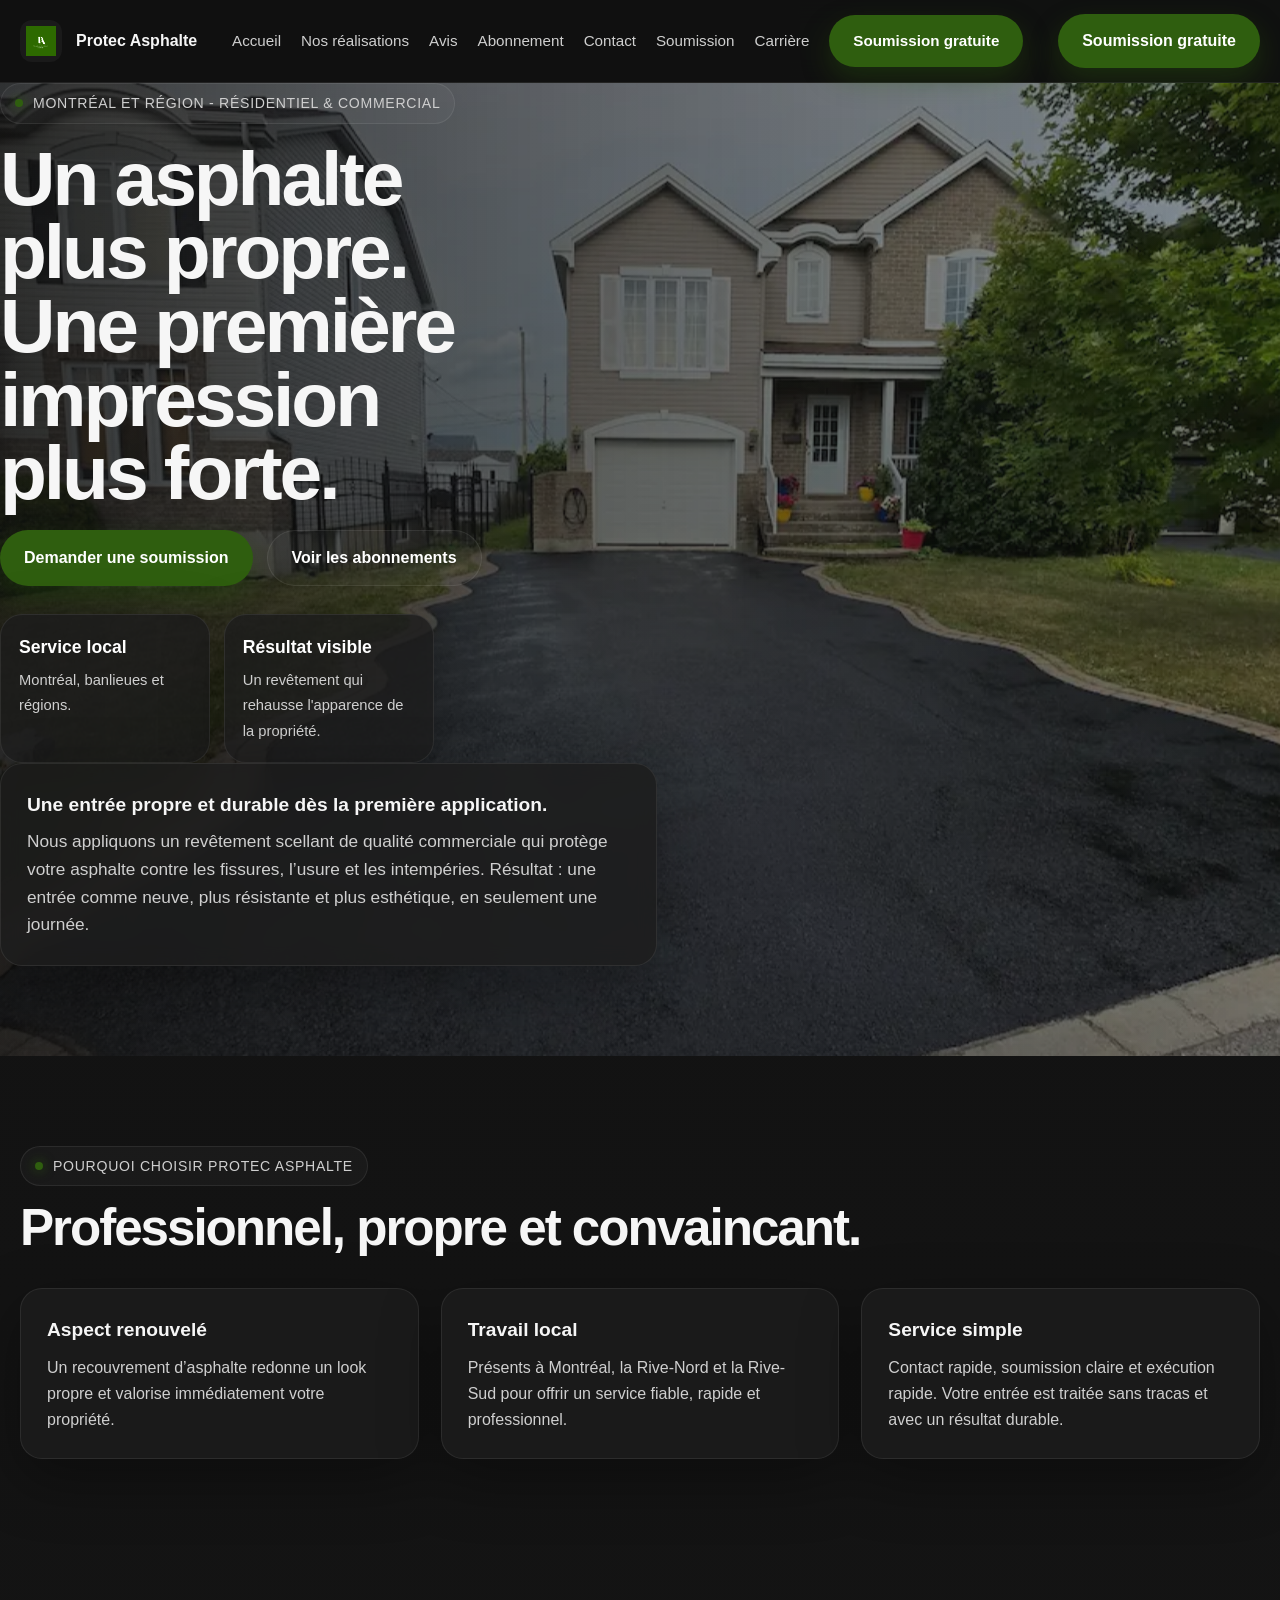
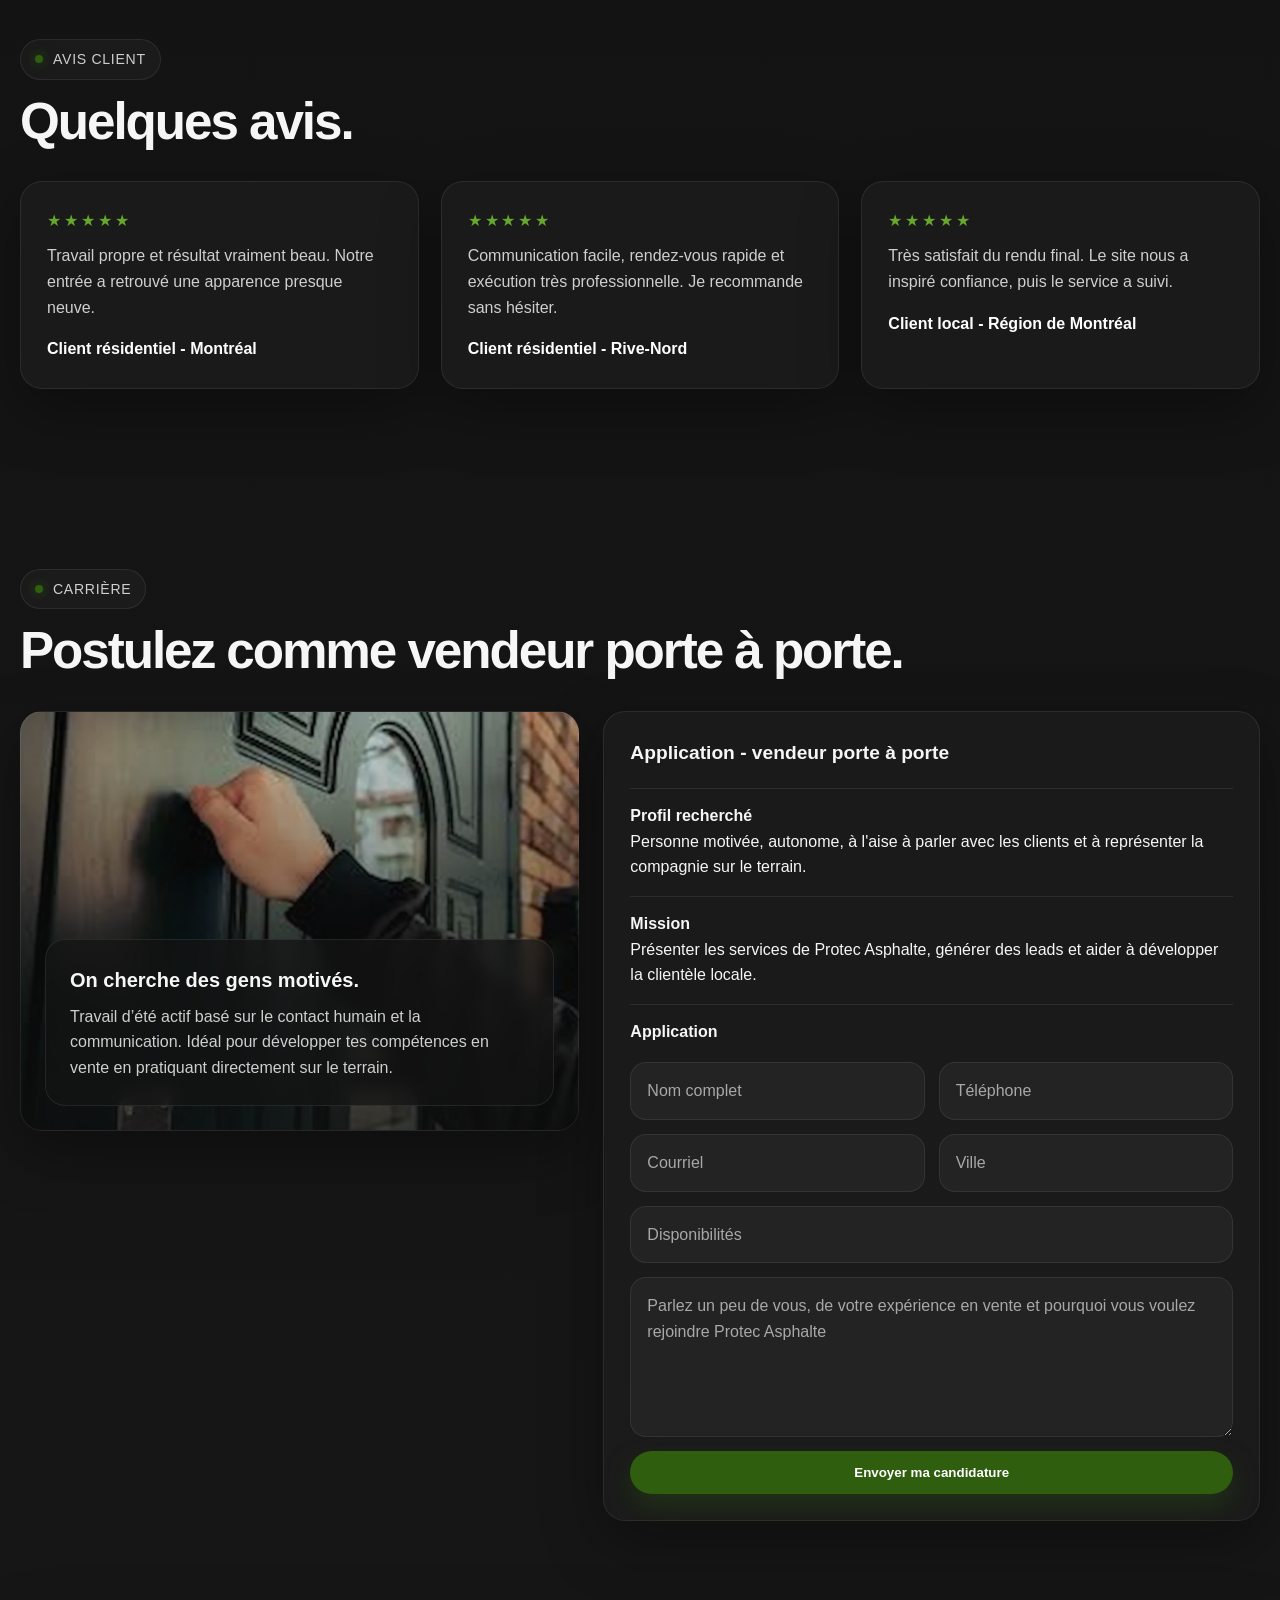
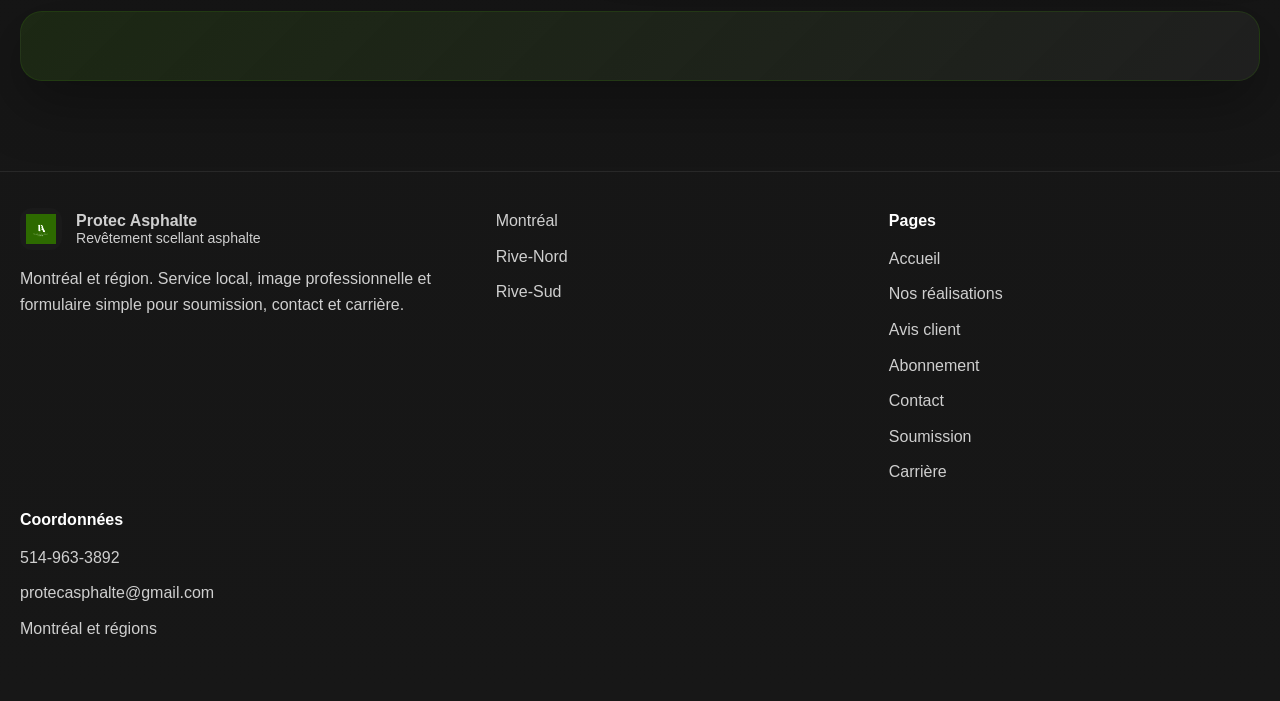
<file: index.html>
<!DOCTYPE html>
<html lang="fr">
<head>
  <meta charset="UTF-8" />
  <meta name="viewport" content="width=device-width, initial-scale=1.0" />
  <title>Protec Asphalte | Revêtement scellant asphalte à Montréal</title>
  <meta name="description" content="Protec Asphalte offre un service de revêtement scellant d'asphalte à Montréal et région - résidentiel & commercial. Découvrez nos réalisations, nos abonnements d'entretien, nos avis clients et demandez une soumission gratuite." />
<link rel="stylesheet" href="style.css">
</head>
<body>
  <header class="navbar">
  <div class="container nav-wrap">
    <a href="index.html" class="brand">
      <div class="brand-logo">
        <img src="Logo.jpg.webp" alt="Logo Protec Asphalte" />
      </div>
      <div class="brand-text">
        <strong>Protec Asphalte</strong>
      </div>
    </a>

    <button class="menu-toggle" id="menuToggle" aria-label="Ouvrir le menu">
      <span></span>
      <span></span>
      <span></span>
    </button>

    <nav class="nav-links" id="mobileMenu">
      <a href="index.html">Accueil</a>
      <a href="projets.html">Nos réalisations</a>
      <a href="avis.html">Avis</a>
      <a href="abonnement.html">Abonnement</a>
      <a href="contact.html">Contact</a>
      <a href="soumission.html">Soumission</a>
      <a href="#carriere">Carrière</a>
      <a href="soumission.html" class="btn btn-primary nav-mobile-btn">Soumission gratuite</a>
    </nav>

    <a href="soumission.html" class="btn btn-primary nav-desktop-btn">Soumission gratuite</a>
  </div>
</header>

  <main>
<section class="hero" id="accueil">

  <div class="hero-bg"></div>
  <div class="hero-overlay"></div>

  <div class="container hero-content">
        <div class="hero-grid">
          <div class="hero-copy reveal">
            <span class="tag">Montréal et région - résidentiel & commercial</span>
            <h1>Un asphalte plus propre. Une première impression plus forte.</h1>
            
            <div class="hero-actions">
              <a href="soumission.html" class="btn btn-primary">Demander une soumission</a>
              <a href="abonnement.html" class="btn btn-secondary">
  Voir les abonnements
</a>
            </div>
            <div class="hero-stats">
              <div class="stat">
                <strong>Service local</strong>
                <span>Montréal, banlieues et régions.</span>
              </div>
              <div class="stat">
                <strong>Résultat visible</strong>
                <span>Un revêtement qui rehausse l'apparence de la propriété.</span>
              </div>
              
          </div>

          <div class="quote-box reveal">
            <h3>Une entrée propre et durable dès la première application.</h3>
            <p>
              Nous appliquons un revêtement scellant de qualité commerciale qui protège votre asphalte contre les fissures, l’usure et les intempéries. 
Résultat : une entrée comme neuve, plus résistante et plus esthétique, en seulement une journée.
          </div>
        </div>
      </div>
    </section>

    <section class="section">
      <div class="container">
        <div class="section-head reveal">
          <div>
            <span class="tag">Pourquoi choisir Protec Asphalte</span>
            <h2>Professionnel, propre et convaincant.</h2>
          </div>
         
        </div>

        <div class="cards-3">
          <article class="card reveal">
            <h3>Aspect renouvelé</h3>
            <p>Un recouvrement d’asphalte redonne un look propre et valorise immédiatement votre propriété.</p>
          </article>
          <article class="card reveal">
            <h3>Travail local</h3>
            <p>Présents à Montréal, la Rive-Nord et la Rive-Sud pour offrir un service fiable, rapide et professionnel.</p>
          </article>
          <article class="card reveal">
            <h3>Service simple</h3>
            <p>Contact rapide, soumission claire et exécution rapide. 
Votre entrée est traitée sans tracas et avec un résultat durable.</p>
          </article>
        </div>
      </div>
    </section>

    <section class="section" id="avis">
      <div class="container">
        <div class="section-head reveal">
          <div>
            <span class="tag">Avis client</span>
            <h2>Quelques avis.</h2>
          </div>
          
        </div>

        <div class="reviews-grid">
          <article class="review reveal">
            <div class="stars">★★★★★</div>
            <p>Travail propre et résultat vraiment beau. Notre entrée a retrouvé une apparence presque neuve.</p>
            <footer>Client résidentiel - Montréal</footer>
          </article>

          <article class="review reveal">
            <div class="stars">★★★★★</div>
            <p>Communication facile, rendez-vous rapide et exécution très professionnelle. Je recommande sans hésiter.</p>
            <footer>Client résidentiel - Rive-Nord</footer>
          </article>

          <article class="review reveal">
            <div class="stars">★★★★★</div>
            <p>Très satisfait du rendu final. Le site nous a inspiré confiance, puis le service a suivi.</p>
            <footer>Client local - Région de Montréal</footer>
          </article>
        </div>
      </div>
    </section>

    <section class="section" id="carriere">
      <div class="container">
        <div class="section-head reveal">
          <div>
            <span class="tag">Carrière</span>
            <h2>Postulez comme vendeur porte à porte.</h2>
          </div>
          
        </div>

        <div class="career-wrap">
          <div class="career-hero reveal">
            <div class="inner">
              <h3>On cherche des gens motivés.</h3>
              <p>Travail d’été actif basé sur le contact humain et la communication.
Idéal pour développer tes compétences en vente en pratiquant directement sur le terrain.</p>
            </div>
          </div>

          <div class="career-card reveal">
            <h3>Application - vendeur porte à porte</h3>
            

            <div class="career-list">
              <div class="career-item">
                <strong>Profil recherché</strong><br>
                <span>Personne motivée, autonome, à l'aise à parler avec les clients et à représenter la compagnie sur le terrain.</span>
              </div>
              <div class="career-item">
                <strong>Mission</strong><br>
                <span>Présenter les services de Protec Asphalte, générer des leads et aider à développer la clientèle locale.</span>
              </div>
              <div class="career-item">
                <strong>Application</strong><br>
                
              </div>
            </div>

            <form action="https://formspree.io/f/xgopybgk" method="POST">

  <input type="hidden" name="_subject" value="Nouvelle candidature - Protec Asphalte">
  <input type="text" name="_gotcha" style="display:none">

  <div class="grid-2">
    <input type="text" name="nom" placeholder="Nom complet" required>
    <input type="tel" name="telephone" placeholder="Téléphone" required>
  </div>

  <div class="grid-2">
    <input type="email" name="email" placeholder="Courriel" required>
    <input type="text" name="ville" placeholder="Ville">
  </div>

  <input type="text" name="disponibilites" placeholder="Disponibilités">

  <textarea name="message" placeholder="Parlez un peu de vous, de votre expérience en vente et pourquoi vous voulez rejoindre Protec Asphalte"></textarea>

  <button type="submit" class="btn btn-primary">Envoyer ma candidature</button>
</form>
          </div>
        </div>
      </div>
    </section>

    <section class="section" style="padding-top: 0;">
      <div class="container">
        <div class="cta-band reveal">
          <div>
           
          
      </div>
    </section>
  </main>

  <footer class="footer">
    <div class="container footer-grid">
      <div>
        <div class="brand" style="margin-bottom: 14px;">
          <div class="brand-logo">
            <img src="Logo.jpg.webp" alt="Logo Protec Asphalte" />
          </div>
          <div class="brand-text">
            <strong>Protec Asphalte</strong>
            <span>Revêtement scellant asphalte</span>
          </div>
        </div>
        <p>Montréal et région. Service local, image professionnelle et formulaire simple pour soumission, contact et carrière.</p>
      </div>
<ul>
  <li><a href="montreal.html">Montréal</a></li>
  <li><a href="rive-nord.html">Rive-Nord</a></li>
  <li><a href="rive-sud.html">Rive-Sud</a></li>
</ul>
      <div>
        <h4>Pages</h4>
        <ul>
          <li><a href="index.html#accueil">Accueil</a></li>
<li><a href="projets.html">Nos réalisations</a></li>
<li><a href="index.html#avis">Avis client</a></li>
<li><a href="abonnement.html">Abonnement</a></li>
<li><a href="contact.html">Contact</a></li>
<li><a href="soumission.html">Soumission</a></li>
<li><a href="index.html#carriere">Carrière</a></li>
        </ul>
      </div>

      <div>
        <h4>Coordonnées</h4>
        <ul>
          <li>514-963-3892</li>
          <li>protecasphalte@gmail.com</li>
          <li>Montréal et régions</li>
        </ul>
      </div>
    </div>
  </footer>

  <script>
    const observer = new IntersectionObserver((entries) => {
      entries.forEach((entry) => {
        if (entry.isIntersecting) {
          entry.target.classList.add('visible');
        }
      });
    }, { threshold: 0.12 });

    document.querySelectorAll('.reveal').forEach((el) => observer.observe(el));
  </script>
  <script>
  const bg = document.querySelector(".hero-bg");

  window.addEventListener("scroll", () => {
    const scrollY = window.scrollY;
    bg.style.transform = `translateY(${scrollY * 0.4}px) scale(1.1)`;
  });
</script>
          <script>
  const menuToggle = document.getElementById("menuToggle");
  const mobileMenu = document.getElementById("mobileMenu");

  if (menuToggle && mobileMenu) {
    menuToggle.addEventListener("click", function () {
      mobileMenu.classList.toggle("open");
    });
  }
</script>

</body>
</html>
</file>
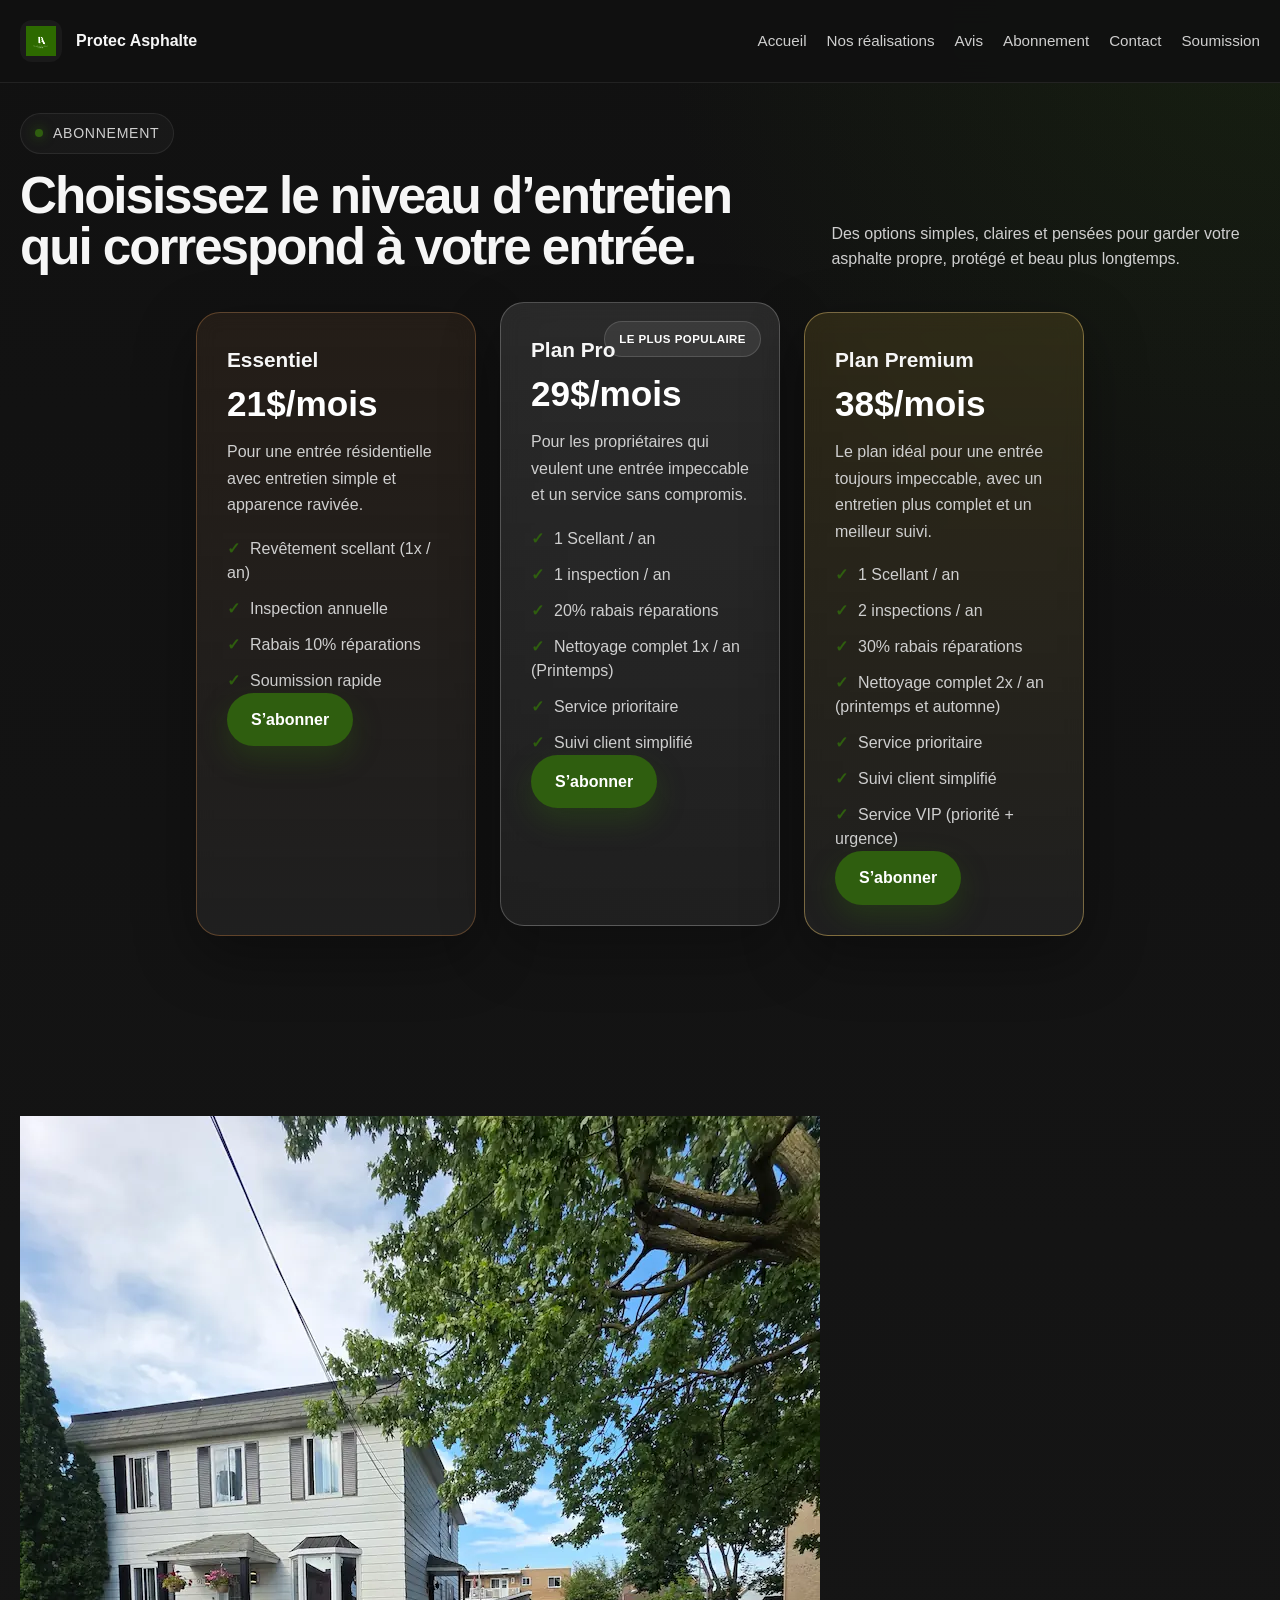
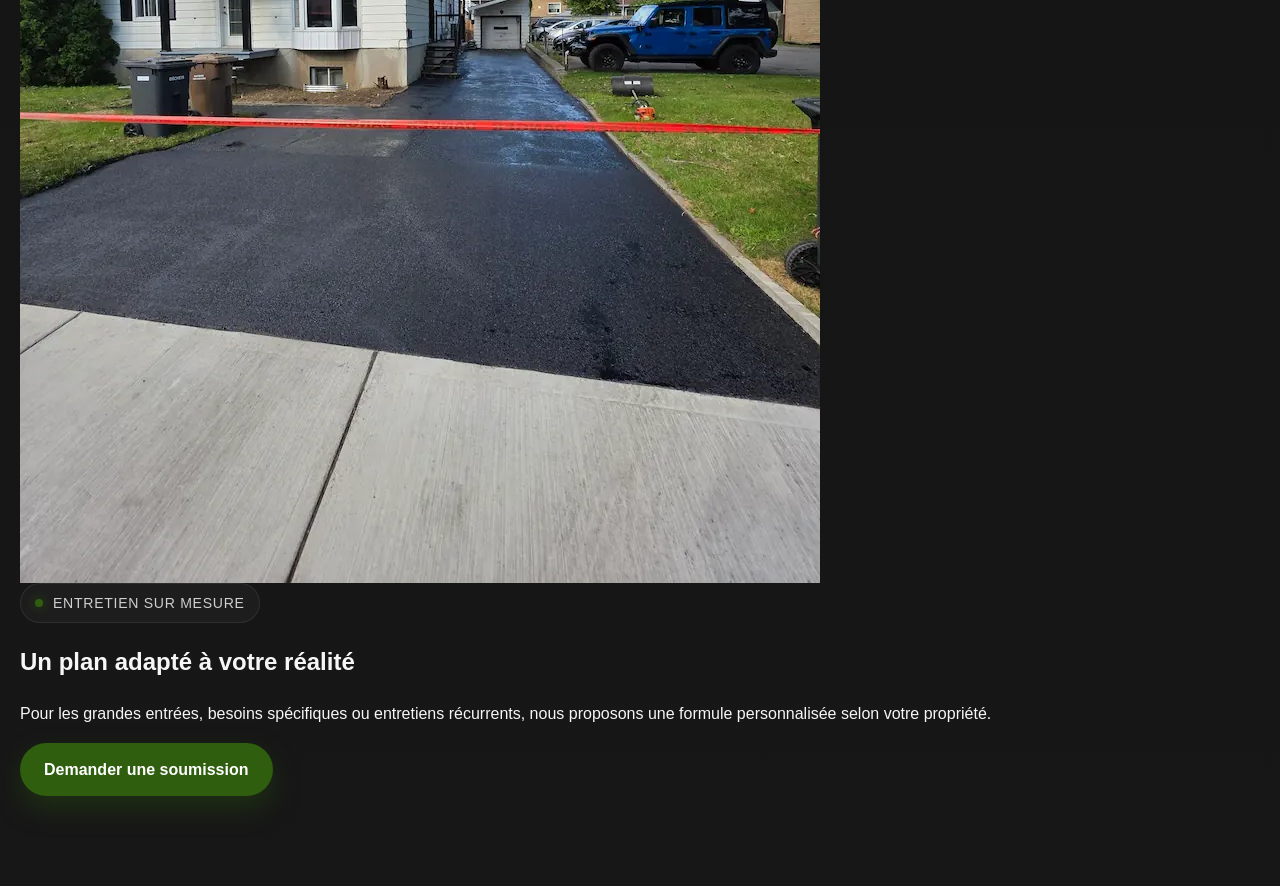
<file: abonnement.html>
<!DOCTYPE html>
<html lang="fr">
<head>
  <meta charset="UTF-8" />
  <meta name="viewport" content="width=device-width, initial-scale=1.0" />
  <title>Abonnements | Protec Asphalte</title>
  <link rel="stylesheet" href="style.css" />
</head>

<body>

  <!-- NAVBAR -->
  <header class="navbar">
    <div class="container nav-wrap">
      <a href="index.html" class="brand">
        <div class="brand-logo">
          <img src="Logo.jpg.webp" alt="Logo Protec Asphalte" />
        </div>
        <div class="brand-text">
          <strong>Protec Asphalte</strong>
        </div>
      </a>

      <button class="menu-toggle">☰</button>

      <nav class="nav-links">
        <a href="index.html">Accueil</a>
        <a href="projets.html">Nos réalisations</a>
        <a href="avis.html">Avis</a>
        <a href="abonnement.html">Abonnement</a>
        <a href="contact.html">Contact</a>
        <a href="soumission.html">Soumission</a>
      </nav>
    </div>
  </header>

  <!-- SECTION ABONNEMENTS -->
  <section class="subscription-plans section">
    <div class="container">
      <div class="section-head subscription-head">
        <div>
          <span class="tag">Abonnement</span>
          <h2>Choisissez le niveau d’entretien qui correspond à votre entrée.</h2>
        </div>
        <p>
          Des options simples, claires et pensées pour garder votre asphalte propre,
          protégé et beau plus longtemps.
        </p>
      </div>

      <div class="plans-grid">

        <!-- PLAN ESSENTIEL -->
        <article class="plan bronze">
          <h3>Essentiel</h3>
          <div class="price">21$/mois</div>
          <p>Pour une entrée résidentielle avec entretien simple et apparence ravivée.</p>
          <ul>
            <li>Revêtement scellant (1x / an)</li>
            <li>Inspection annuelle</li>
            <li>Rabais 10% réparations</li>
            <li>Soumission rapide</li>
          </ul>

         <a href="https://buy.stripe.com/test_5kQeVd6Rl8iVduNdWlafS02"
   target="_blank"
   class="btn btn-primary plan-btn">
   S’abonner
</a>
        </article>

        <!-- PLAN PRO -->
        <article class="plan silver featured">
          <span class="plan-badge">Le plus populaire</span>
          <h3>Plan Pro</h3>
          <div class="price">29$/mois</div>
          <p>Pour les propriétaires qui veulent une entrée impeccable et un service sans compromis.</p>
          <ul>
            <li>1 Scellant / an</li>
            <li>1 inspection / an</li>
            <li>20% rabais réparations</li>
            <li>Nettoyage complet 1x / an (Printemps)</li>
            <li>Service prioritaire</li>
            <li>Suivi client simplifié</li>
          </ul>

          <a href="https://buy.stripe.com/test_5kQeVd6Rl8iVduNdWlafS02"
   target="_blank"
   class="btn btn-primary plan-btn">
   S’abonner
</a>
        </article>

        <!-- PLAN PREMIUM -->
        <article class="plan gold">
          <h3>Plan Premium</h3>
          <div class="price">38$/mois</div>
          <p>
            Le plan idéal pour une entrée toujours impeccable, avec un entretien plus complet et un meilleur suivi.
          </p>
          <ul>
            <li>1 Scellant / an</li>
            <li>2 inspections / an</li>
            <li>30% rabais réparations</li>
            <li>Nettoyage complet 2x / an (printemps et automne)</li>
            <li>Service prioritaire</li>
            <li>Suivi client simplifié</li>
            <li>Service VIP (priorité + urgence)</li>
          </ul>

          <a href="https://buy.stripe.com/test_5kQeVd6Rl8iVduNdWlafS02"
   target="_blank"
   class="btn btn-primary plan-btn">
   S’abonner
</a>
        </article>

      </div>
    </div>
  </section>

  <!-- BANNIÈRE SUR MESURE -->
  <section class="subscription-banner section">
    <div class="container subscription-banner-wrap">
      <div class="subscription-banner-image">
        <img src="long-driveway-abbonnement.jpg.webp" alt="Grande entrée résidentielle entretenue" />
      </div>
      <div class="subscription-banner-copy">
        <span class="tag">Entretien sur mesure</span>
        <h2>Un plan adapté à votre réalité</h2>
        <p>
          Pour les grandes entrées, besoins spécifiques ou entretiens récurrents,
          nous proposons une formule personnalisée selon votre propriété.
        </p>
        <a href="soumission.html?plan=Sur mesure" class="btn btn-primary">Demander une soumission</a>
      </div>
    </div>
  </section>

  <script>
    const heroBg = document.querySelector(".hero-bg");
    const pageBg = document.querySelector(".page-bg");

    window.addEventListener("scroll", () => {
      const scrollY = window.scrollY;

      if (heroBg) {
        heroBg.style.transform = `translateY(${scrollY * 0.4}px) scale(1.1)`;
      }

      if (pageBg) {
        pageBg.style.transform = `translateY(${scrollY * 0.2}px) scale(1.1)`;
      }
    });
  </script>

</body>
</html>
</file>
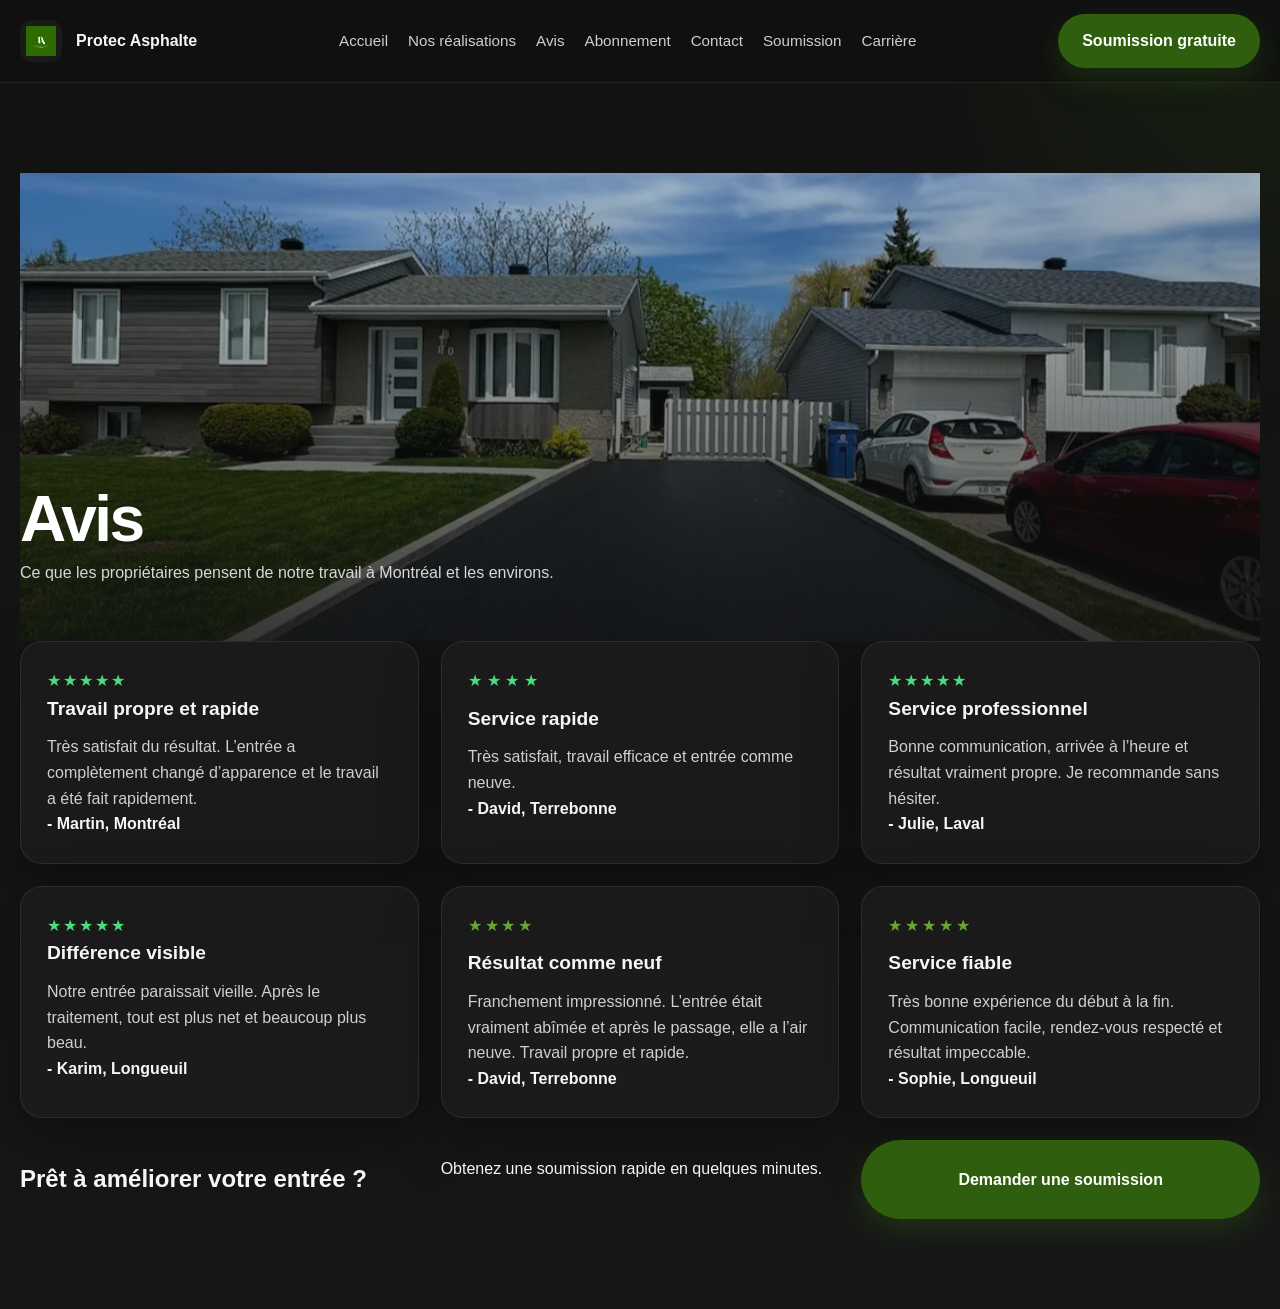
<file: avis.html>
<!DOCTYPE html>
<html lang="fr">
<head>
  <meta charset="UTF-8" />
  <meta name="viewport" content="width=device-width, initial-scale=1.0" />
  <title>Avis | Protec Asphalte</title>
  <link rel="stylesheet" href="style.css" />
</head>
<body>

<header class="navbar">
  <div class="container nav-wrap">
    <a href="index.html" class="brand">
      <div class="brand-logo">
        <img src="Logo.jpg.webp" alt="Logo Protec Asphalte" />
      </div>
      <div class="brand-text">
        <strong>Protec Asphalte</strong>
      </div>
    </a>

    <button class="menu-toggle" id="menuToggle" aria-label="Ouvrir le menu">
      <span></span>
      <span></span>
      <span></span>
    </button>

    <nav class="nav-links" id="mobileMenu">
      <a href="index.html#accueil">Accueil</a>
  <a href="index.html#realisations">Nos réalisations</a>
  <a href="index.html#avis">Avis</a>
  <a href="index.html#abonnements">Abonnement</a>
  <a href="index.html#contact">Contact</a>
  <a href="index.html#soumission">Soumission</a>
  <a href="index.html#carriere">Carrière</a>
</nav>

    <a href="soumission.html" class="btn btn-primary nav-desktop-btn">Soumission gratuite</a>
  </div>
</header>

<main>

<section class="section">
  <div class="container">

    <section class="page-hero">

  <div class="page-bg reviews-bg"></div>
  <div class="page-overlay"></div>

  <div class="container page-content">
    <h1>Avis</h1>
    <p>Ce que les propriétaires pensent de notre travail à Montréal et les environs.</p>

  </div>

</section>

    <div class="cards-3">

      <article class="card">
        <div class="stars">
  <span>★</span><span>★</span><span>★</span><span>★</span><span>★</span>
</div>
        <h3>Travail propre et rapide</h3>
        <p>
          Très satisfait du résultat. L’entrée a complètement changé d’apparence et le travail a été fait rapidement.
        </p>
        <strong>- Martin, Montréal</strong>
      </article>
      <div class="review">
        <div class="stars">
  <span>★</span><span>★</span><span>★</span><span>★</span><span>
</div>
  <h3>Service rapide</h3>
  <p>Très satisfait, travail efficace et entrée comme neuve.</p>
  <strong>- David, Terrebonne</strong>
</div>

      <article class="card">
        <div class="stars">
  <span>★</span><span>★</span><span>★</span><span>★</span><span>★</span>
</div>
        <h3>Service professionnel</h3>
        <p>
          Bonne communication, arrivée à l’heure et résultat vraiment propre. Je recommande sans hésiter.
        </p>
        <strong>- Julie, Laval</strong>
      </article>

      <article class="card">
        <div class="stars">
  <span>★</span><span>★</span><span>★</span><span>★</span><span>★</span>
</div>
        <h3>Différence visible</h3>
        <p>
          Notre entrée paraissait vieille. Après le traitement, tout est plus net et beaucoup plus beau.
        </p>
        <strong>- Karim, Longueuil</strong>
      </article>

      <div class="review">
  <div class="stars">★★★★</div>
  <h3>Résultat comme neuf</h3>
  <p>Franchement impressionné. L’entrée était vraiment abîmée et après le passage, elle a l’air neuve. Travail propre et rapide.</p>
  <strong>- David, Terrebonne</strong>
</div>
<div class="review">
  <div class="stars">★★★★★</div>
  <h3>Service fiable</h3>
  <p>Très bonne expérience du début à la fin. Communication facile, rendez-vous respecté et résultat impeccable.</p>
  <strong>- Sophie, Longueuil</strong>
</div>

      <h2>Prêt à améliorer votre entrée ?</h2>
<p>Obtenez une soumission rapide en quelques minutes.</p>

<a href="soumission.html" class="btn btn-primary">
  Demander une soumission
</a>
 
  </div>

  </div>
</section>

</main>
<script>
  const heroBg = document.querySelector(".hero-bg");
  const pageBg = document.querySelector(".page-bg");

  window.addEventListener("scroll", () => {
    const scrollY = window.scrollY;

    if (heroBg) {
      heroBg.style.transform = `translateY(${scrollY * 0.4}px) scale(1.1)`;
    }

    if (pageBg) {
      pageBg.style.transform = `translateY(${scrollY * 0.2}px) scale(1.1)`;
    }
  });
</script>
  <script>
  const menuToggle = document.getElementById("menuToggle");
  const mobileMenu = document.getElementById("mobileMenu");

  if (menuToggle && mobileMenu) {
    menuToggle.addEventListener("click", function () {
      mobileMenu.classList.toggle("open");
    });
  }
</script>
</body>
</html>
</file>
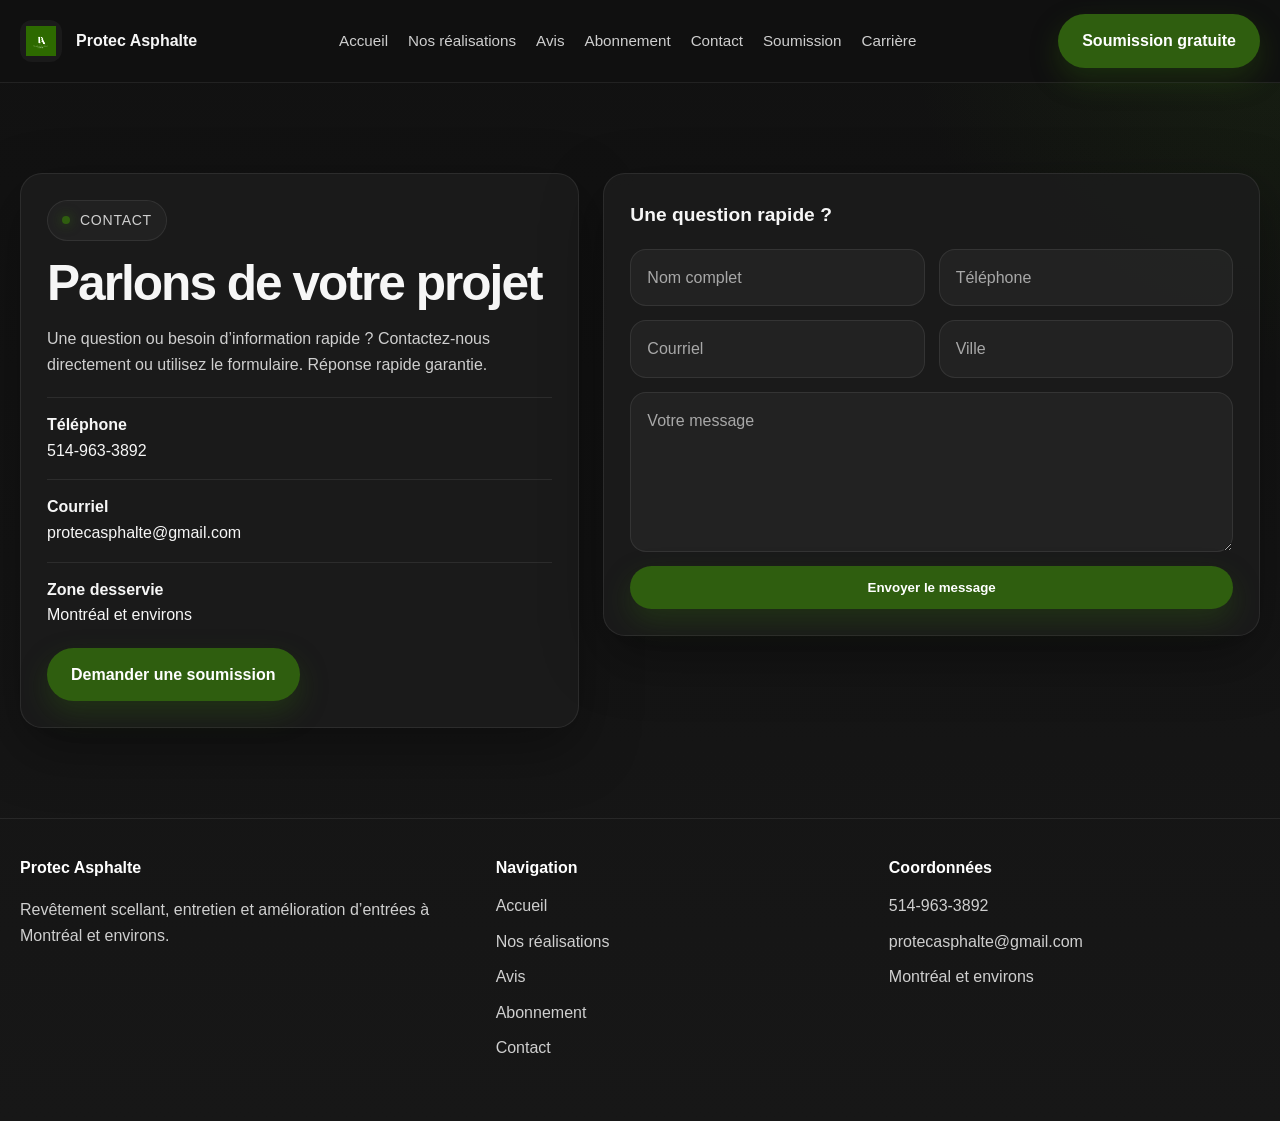
<file: contact.html>
<!DOCTYPE html>
<html lang="fr">
<head>
  <meta charset="UTF-8" />
  <meta name="viewport" content="width=device-width, initial-scale=1.0" />
  <title>Contact | Protec Asphalte</title>
  <link rel="stylesheet" href="style.css" />
</head>
<body>

  <header class="navbar">
  <div class="container nav-wrap">
    <a href="index.html" class="brand">
      <div class="brand-logo">
        <img src="Logo.jpg.webp" alt="Logo Protec Asphalte" />
      </div>
      <div class="brand-text">
        <strong>Protec Asphalte</strong>
      </div>
    </a>

    <button class="menu-toggle" id="menuToggle" aria-label="Ouvrir le menu">
      <span></span>
      <span></span>
      <span></span>
    </button>

    <nav class="nav-links" id="mobileMenu">
      <a href="index.html#accueil">Accueil</a>
  <a href="index.html#realisations">Nos réalisations</a>
  <a href="index.html#avis">Avis</a>
  <a href="index.html#abonnements">Abonnement</a>
  <a href="index.html#contact">Contact</a>
  <a href="index.html#soumission">Soumission</a>
  <a href="index.html#carriere">Carrière</a>
</nav>

    <a href="soumission.html" class="btn btn-primary nav-desktop-btn">Soumission gratuite</a>
  </div>
</header>

  <main>
    <section class="section" id="contact">
      <div class="container">
        <div class="contact-wrap">

          <div class="contact-card">
            <span class="tag">Contact</span>

            <h2 style="font-size: clamp(2rem, 4vw, 3.1rem); line-height: 1; margin: 18px 0; letter-spacing: -0.04em;">
              Parlons de votre projet
            </h2>

            <p>
              Une question ou besoin d’information rapide ?  
              Contactez-nous directement ou utilisez le formulaire.  
              Réponse rapide garantie.
            </p>

            <div class="contact-list">
              <div class="contact-item">
                <strong>Téléphone</strong><br>
                <span>514-963-3892</span>
              </div>

              <div class="contact-item">
                <strong>Courriel</strong><br>
                <span>protecasphalte@gmail.com</span>
              </div>

              <div class="contact-item">
                <strong>Zone desservie</strong><br>
                <span>Montréal et environs</span>
              </div>
            </div>

            <a href="soumission.html" class="btn btn-primary" style="margin-top:20px;">
              Demander une soumission
            </a>
          </div>

          <div class="contact-card">
            <h3>Une question rapide ?</h3>

            <form>
              <div class="grid-2">
                <input type="text" placeholder="Nom complet" required>
                <input type="tel" placeholder="Téléphone" required>
              </div>

              <div class="grid-2">
                <input type="email" placeholder="Courriel" required>
                <input type="text" placeholder="Ville">
              </div>

              <textarea placeholder="Votre message" required></textarea>

              <button type="submit" class="btn btn-primary">
                Envoyer le message
              </button>
            </form>
          </div>

        </div>
      </div>
    </section>
  </main>
<footer class="footer">
  <div class="container footer-grid">
    <div>
      <h4>Protec Asphalte</h4>
      <p>
        Revêtement scellant, entretien et amélioration d’entrées à Montréal et environs.
      </p>
    </div>

    <div>
      <h4>Navigation</h4>
      <ul>
        <li><a href="index.html">Accueil</a></li>
        <li><a href="projets.html">Nos réalisations</a></li>
        <li><a href="avis.html">Avis</a></li>
        <li><a href="abonnement.html">Abonnement</a></li>
        <li><a href="contact.html">Contact</a></li>
      </ul>
    </div>

    <div>
      <h4>Coordonnées</h4>
      <ul>
        <li>514-963-3892</li>
        <li>protecasphalte@gmail.com</li>
        <li>Montréal et environs</li>
      </ul>
    </div>
  </div>
</footer>
<script>
  const heroBg = document.querySelector(".hero-bg");
  const pageBg = document.querySelector(".page-bg");

  window.addEventListener("scroll", () => {
    const scrollY = window.scrollY;

    if (heroBg) {
      heroBg.style.transform = `translateY(${scrollY * 0.4}px) scale(1.1)`;
    }

    if (pageBg) {
      pageBg.style.transform = `translateY(${scrollY * 0.2}px) scale(1.1)`;
    }
  });
</script>
  <script>
  const menuToggle = document.getElementById("menuToggle");
  const mobileMenu = document.getElementById("mobileMenu");

  if (menuToggle && mobileMenu) {
    menuToggle.addEventListener("click", function () {
      mobileMenu.classList.toggle("open");
    });
  }
</script>
</body>
</html>
</file>
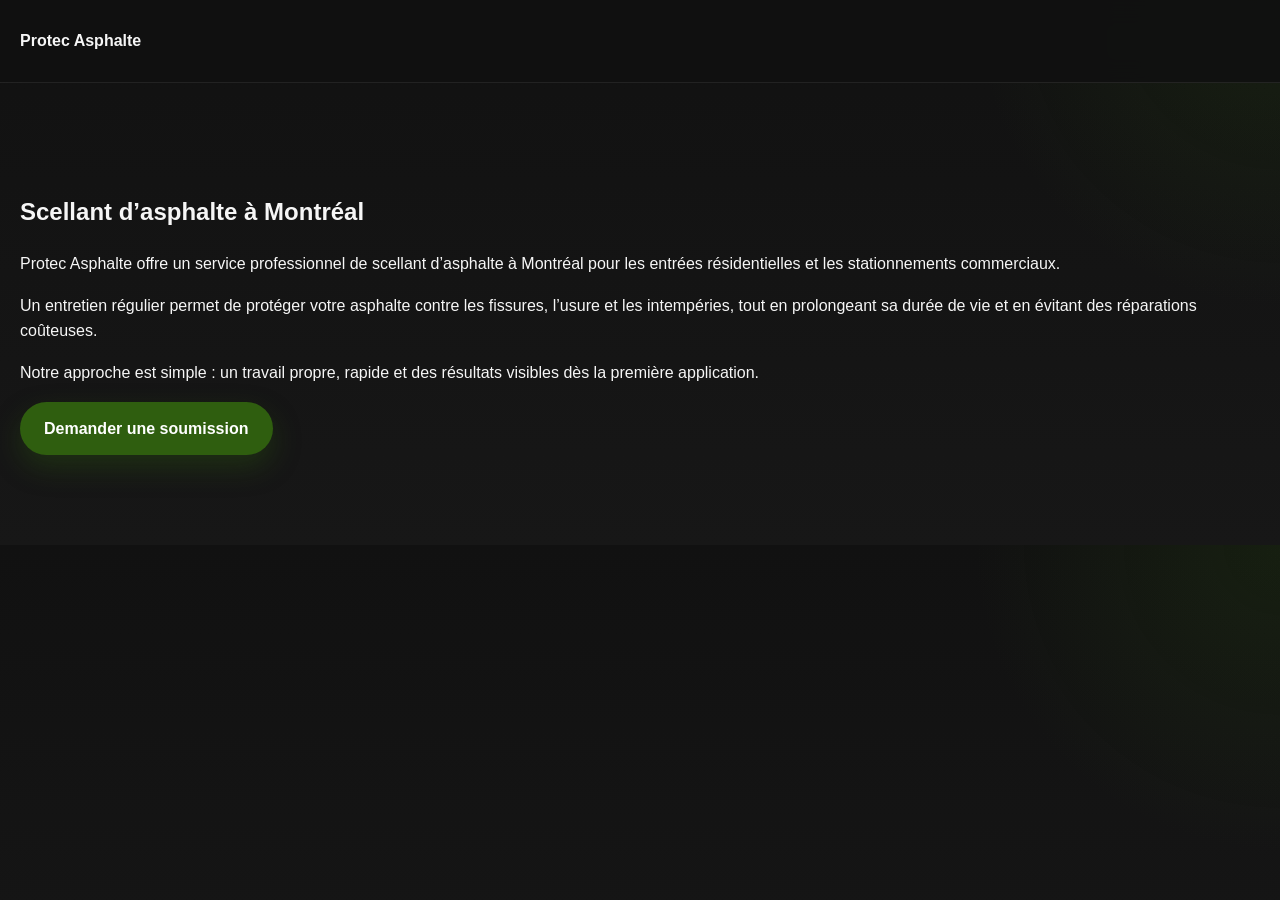
<file: montreal.html>
<!DOCTYPE html>
<html lang="fr">
<head>
  <meta charset="UTF-8">
  <meta name="viewport" content="width=device-width, initial-scale=1.0">
  <title>Scellant asphalte Montréal | Protec Asphalte</title>
  <meta name="description" content="Service de scellant d’asphalte à Montréal. Travail propre, durable et professionnel pour entrées résidentielles et commerciales.">
  <link rel="stylesheet" href="style.css">
</head>
<body>

<header class="navbar">
  <div class="container nav-wrap">
    <a href="index.html" class="brand">
      <strong>Protec Asphalte</strong>
    </a>
  </div>
</header>

<section class="section">
  <div class="container">
    <h1>Scellant d’asphalte à Montréal</h1>

    <p>
      Protec Asphalte offre un service professionnel de scellant d’asphalte à Montréal pour les entrées résidentielles et les stationnements commerciaux.
    </p>

    <p>
      Un entretien régulier permet de protéger votre asphalte contre les fissures, l’usure et les intempéries, tout en prolongeant sa durée de vie et en évitant des réparations coûteuses.
    </p>

    <p>
      Notre approche est simple : un travail propre, rapide et des résultats visibles dès la première application.
    </p>

    <a href="soumission.html" class="btn btn-primary">Demander une soumission</a>
  </div>
</section>

</body>
</html>
</file>
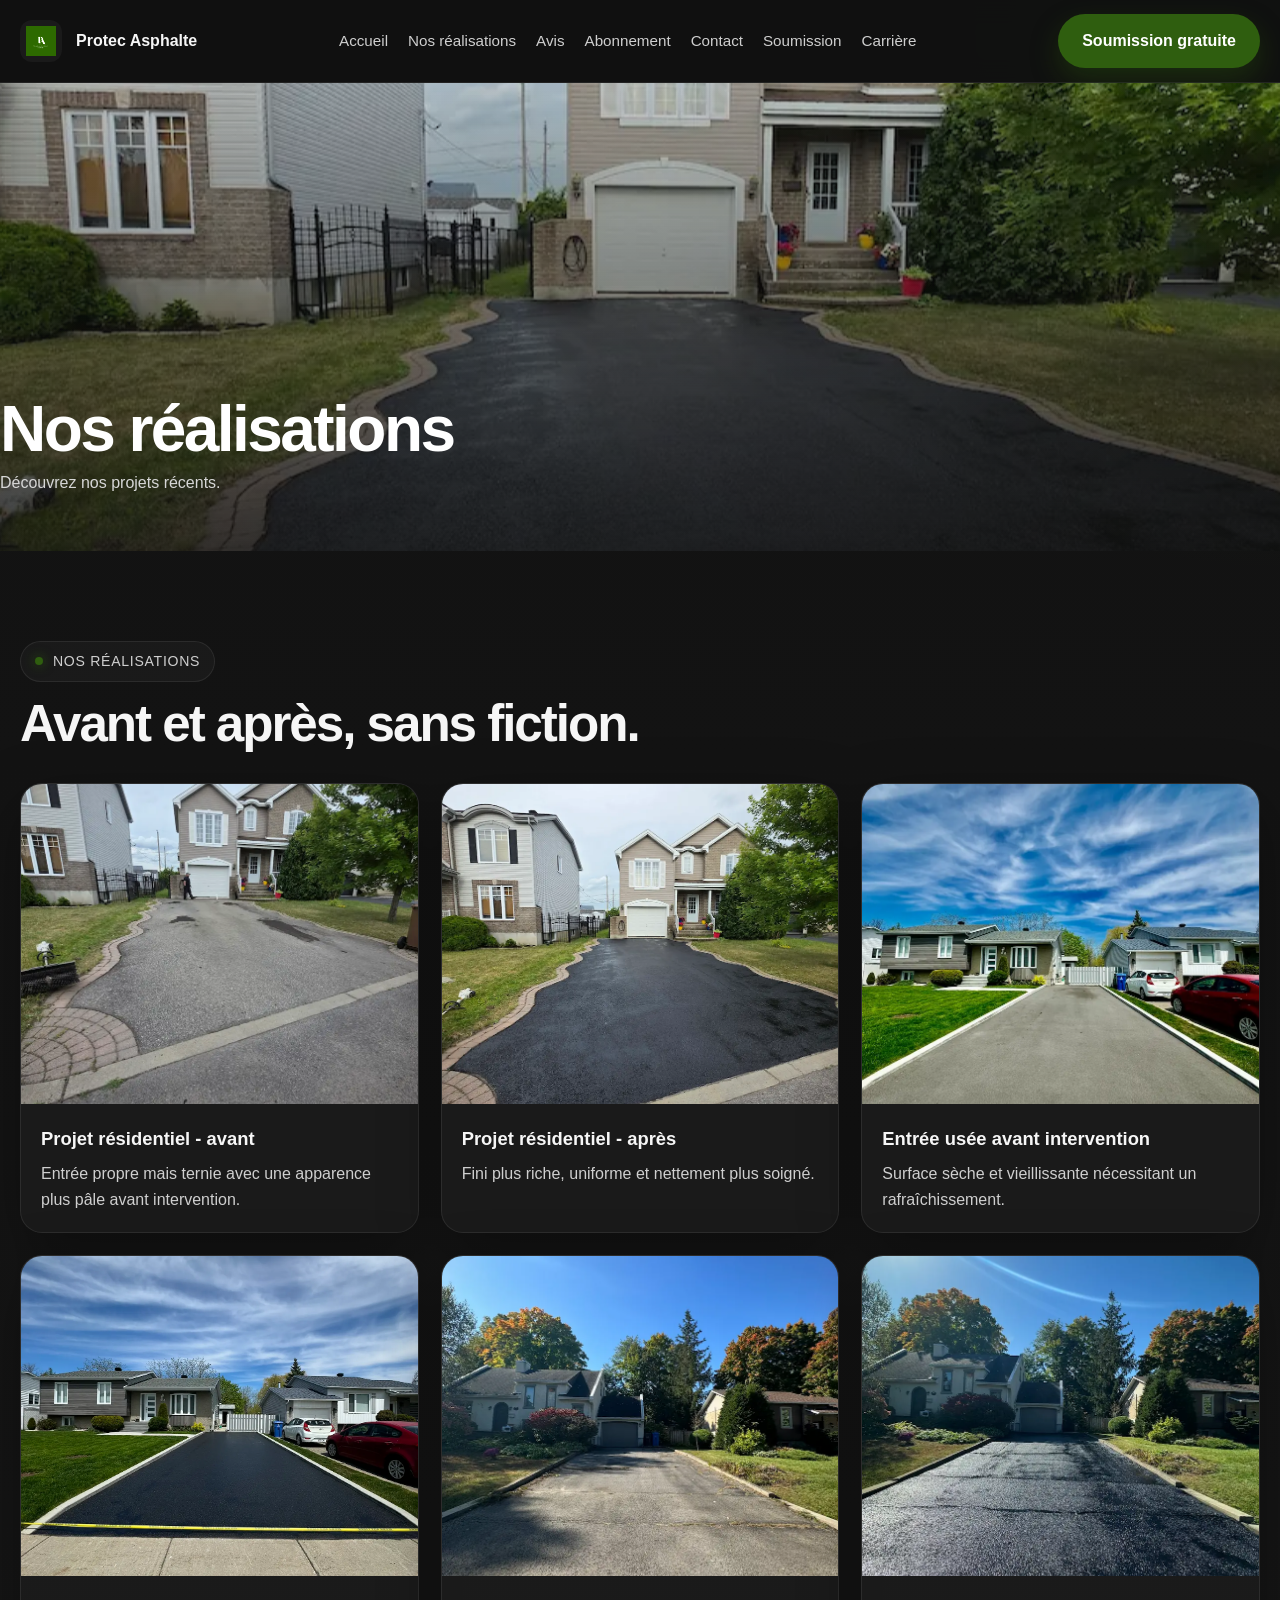
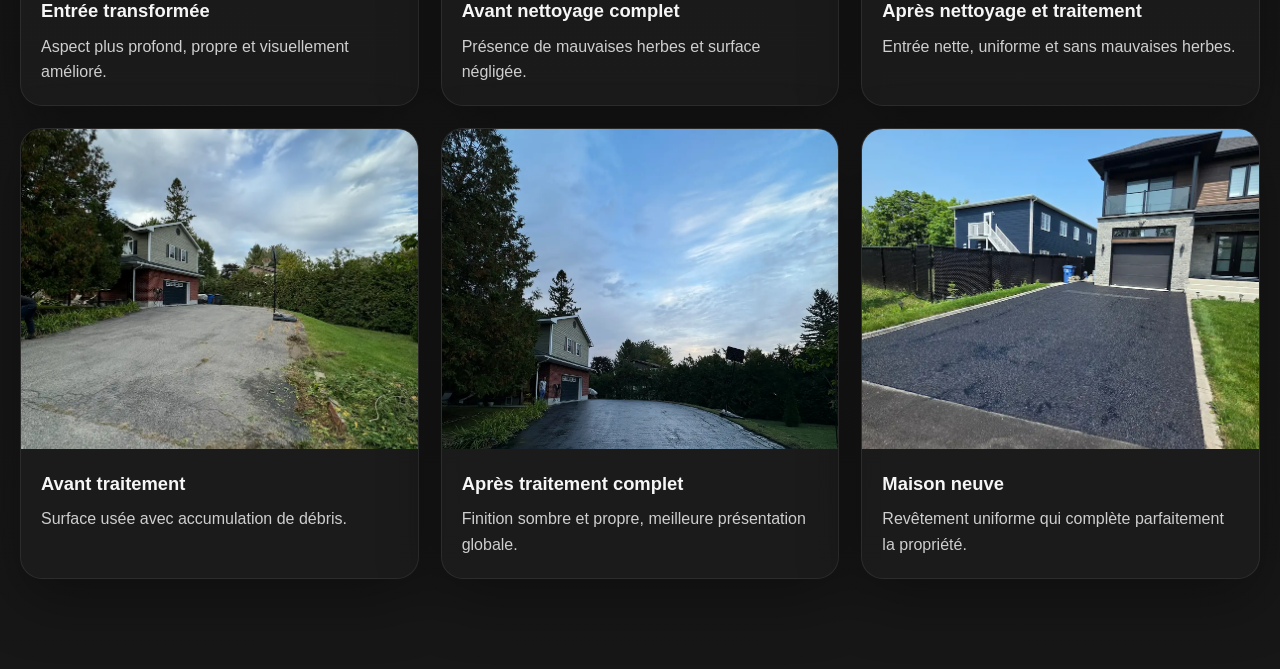
<file: projets.html>
<!DOCTYPE html>
<html lang="fr">
<head>
  <meta charset="UTF-8" />
  <meta name="viewport" content="width=device-width, initial-scale=1.0" />
  <title>Nos réalisations | Protec Asphalte</title>
  <link rel="stylesheet" href="style.css" />
</head>
<body>

<header class="navbar">
  <div class="container nav-wrap">
    <a href="index.html" class="brand">
      <div class="brand-logo">
        <img src="Logo.jpg.webp" alt="Logo Protec Asphalte" />
      </div>
      <div class="brand-text">
        <strong>Protec Asphalte</strong>
      </div>
    </a>

    <button class="menu-toggle" id="menuToggle" aria-label="Ouvrir le menu">
      <span></span>
      <span></span>
      <span></span>
    </button>

    <nav class="nav-links" id="mobileMenu">
      <a href="index.html#accueil">Accueil</a>
      <a href="index.html#realisations">Nos réalisations</a>
      <a href="index.html#avis">Avis</a>
      <a href="index.html#abonnements">Abonnement</a>
      <a href="index.html#contact">Contact</a>
      <a href="soumission.html">Soumission</a>
      <a href="carriere.html">Carrière</a>
    </nav>

    <a href="soumission.html" class="btn btn-primary nav-desktop-btn">Soumission gratuite</a>
  </div>
</header>

<section class="page-hero">
  <div class="page-bg"></div>
  <div class="page-overlay"></div>

  <div class="container page-content">
    <h1>Nos réalisations</h1>
    <p>Découvrez nos projets récents.</p>
  </div>
</section>

<main>
  <section class="section">
    <div class="container">
      <div class="section-head">
        <div>
          <span class="tag">Nos réalisations</span>
          <h2>Avant et après, sans fiction.</h2>
        </div>
      </div>

      <div class="gallery-grid">

        <article class="gallery-card">
          <img src="driveway-avant-1.jpg.webp" alt="Projet résidentiel avant" />
          <div class="gallery-body">
            <h3>Projet résidentiel - avant</h3>
            <p>Entrée propre mais ternie avec une apparence plus pâle avant intervention.</p>
          </div>
        </article>

        <article class="gallery-card">
          <img src="driveway-apres-1.jpg.webp" alt="Projet résidentiel après" />
          <div class="gallery-body">
            <h3>Projet résidentiel - après</h3>
            <p>Fini plus riche, uniforme et nettement plus soigné.</p>
          </div>
        </article>

        <article class="gallery-card">
          <img src="driveway-avant-2.jpg.webp" alt="Entrée usée avant intervention" />
          <div class="gallery-body">
            <h3>Entrée usée avant intervention</h3>
            <p>Surface sèche et vieillissante nécessitant un rafraîchissement.</p>
          </div>
        </article>

        <article class="gallery-card">
          <img src="driveway-apres-2.jpg.webp" alt="Entrée transformée après intervention" />
          <div class="gallery-body">
            <h3>Entrée transformée</h3>
            <p>Aspect plus profond, propre et visuellement amélioré.</p>
          </div>
        </article>

        <article class="gallery-card">
          <img src="driveway-avant-3.jpg.webp" alt="Avant nettoyage complet" />
          <div class="gallery-body">
            <h3>Avant nettoyage complet</h3>
            <p>Présence de mauvaises herbes et surface négligée.</p>
          </div>
        </article>

        <article class="gallery-card">
          <img src="driveway-apres-3.jpg.webp" alt="Après nettoyage et traitement" />
          <div class="gallery-body">
            <h3>Après nettoyage et traitement</h3>
            <p>Entrée nette, uniforme et sans mauvaises herbes.</p>
          </div>
        </article>

        <article class="gallery-card">
          <img src="driveway-avant-4.jpg.webp" alt="Avant traitement" />
          <div class="gallery-body">
            <h3>Avant traitement</h3>
            <p>Surface usée avec accumulation de débris.</p>
          </div>
        </article>

        <article class="gallery-card">
          <img src="driveway-apres-4.jpg.webp" alt="Après traitement complet" />
          <div class="gallery-body">
            <h3>Après traitement complet</h3>
            <p>Finition sombre et propre, meilleure présentation globale.</p>
          </div>
        </article>

        <article class="gallery-card">
          <img src="driveway-maison-neuve.jpg.webp" alt="Maison neuve avec revêtement uniforme" />
          <div class="gallery-body">
            <h3>Maison neuve</h3>
            <p>Revêtement uniforme qui complète parfaitement la propriété.</p>
          </div>
        </article>

      </div>
    </div>
  </section>
</main>

<script>
  const pageBg = document.querySelector(".page-bg");

  window.addEventListener("scroll", () => {
    const scrollY = window.scrollY;

    if (pageBg) {
      pageBg.style.transform = `translateY(${scrollY * 0.2}px) scale(1.1)`;
    }
  });
</script>

<script>
  const menuToggle = document.getElementById("menuToggle");
  const mobileMenu = document.getElementById("mobileMenu");

  if (menuToggle && mobileMenu) {
    menuToggle.addEventListener("click", function () {
      mobileMenu.classList.toggle("open");
    });

    mobileMenu.querySelectorAll("a").forEach(link => {
      link.addEventListener("click", function () {
        mobileMenu.classList.remove("open");
      });
    });
  }
</script>

</body>
</html>
</file>
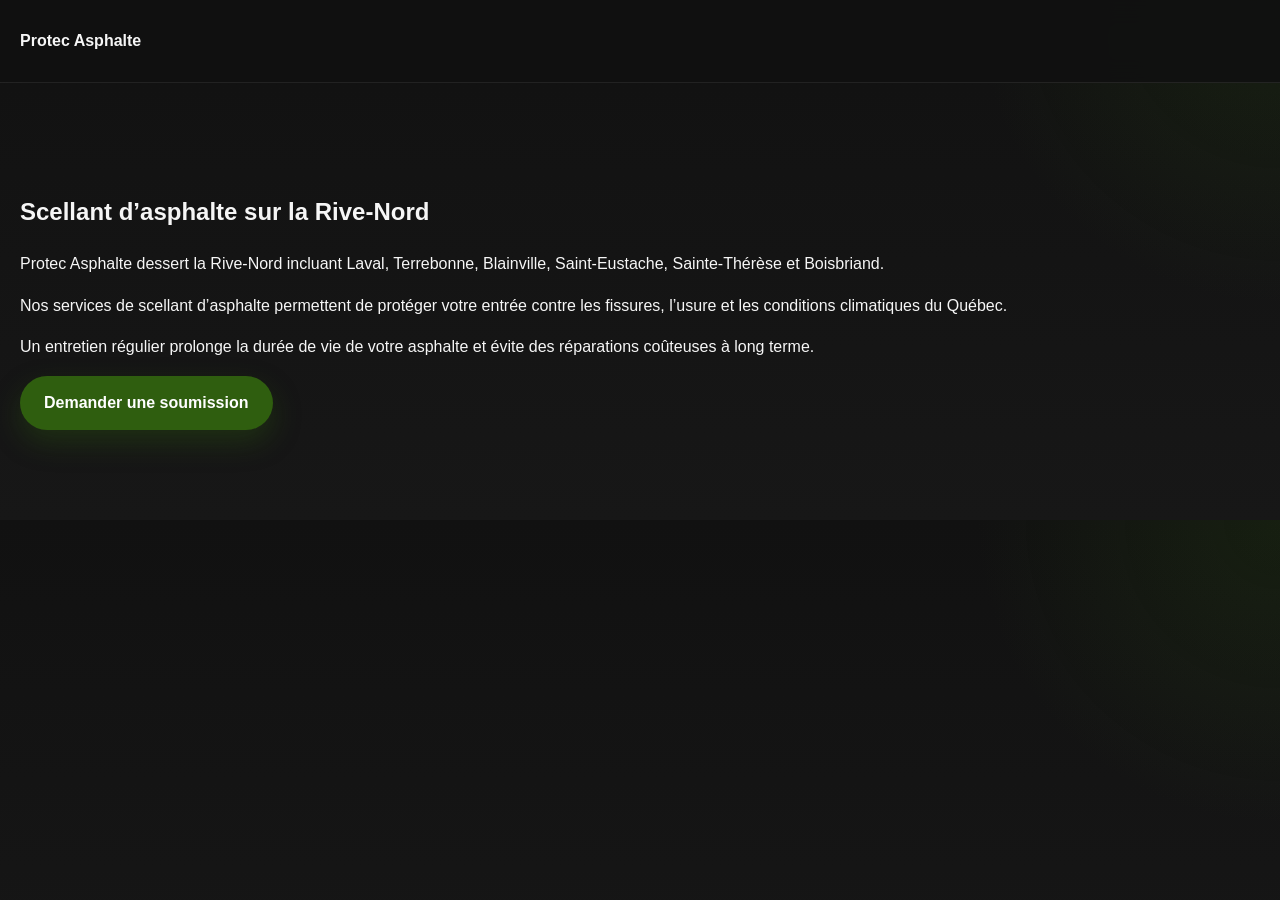
<file: rive-nord.html>
<!DOCTYPE html>
<html lang="fr">
<head>
  <meta charset="UTF-8">
  <meta name="viewport" content="width=device-width, initial-scale=1.0">
  <title>Scellant asphalte Montréal | Protec Asphalte</title>
  <meta name="description" content="Service de scellant d’asphalte à Montréal. Travail propre, durable et professionnel pour entrées résidentielles et commerciales.">
  <link rel="stylesheet" href="style.css">
</head>
<body>

<header class="navbar">
  <div class="container nav-wrap">
    <a href="index.html" class="brand">
      <strong>Protec Asphalte</strong>
    </a>
  </div>
</header>

<section class="section">
  <div class="container">
<h1>Scellant d’asphalte sur la Rive-Nord</h1>

<p>
Protec Asphalte dessert la Rive-Nord incluant Laval, Terrebonne, Blainville, Saint-Eustache, Sainte-Thérèse et Boisbriand.
</p>

<p>
Nos services de scellant d’asphalte permettent de protéger votre entrée contre les fissures, l’usure et les conditions climatiques du Québec.
</p>

<p>
Un entretien régulier prolonge la durée de vie de votre asphalte et évite des réparations coûteuses à long terme.
</p>
<a href="soumission.html" class="btn btn-primary">Demander une soumission</a>
  </div>
</section>

</body>
</html>
</file>
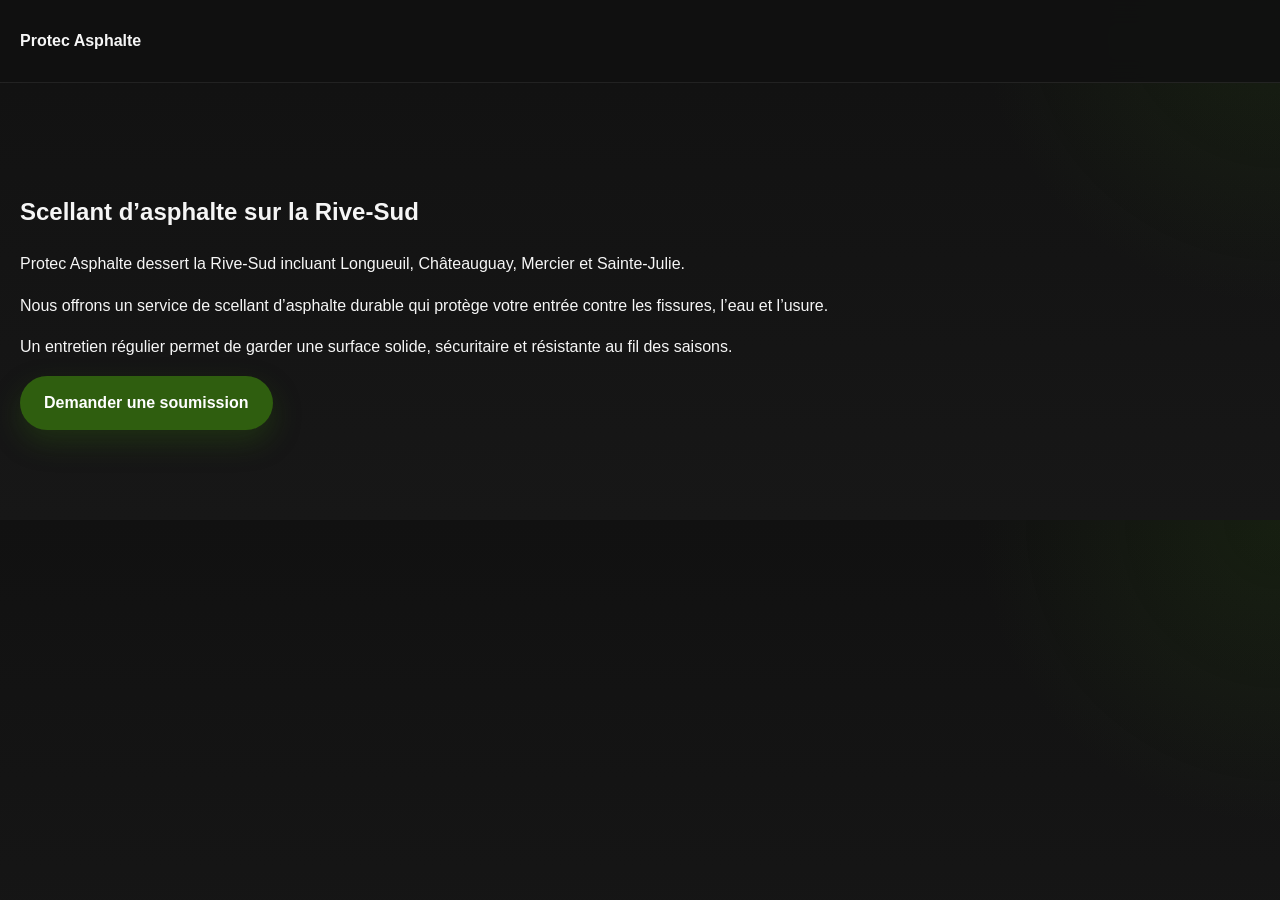
<file: rive-sud.html>
<!DOCTYPE html>
<html lang="fr">
<head>
  <meta charset="UTF-8">
  <meta name="viewport" content="width=device-width, initial-scale=1.0">
  <title>Scellant asphalte Montréal | Protec Asphalte</title>
  <meta name="description" content="Service de scellant d’asphalte à Montréal. Travail propre, durable et professionnel pour entrées résidentielles et commerciales.">
  <link rel="stylesheet" href="style.css">
</head>
<body>

<header class="navbar">
  <div class="container nav-wrap">
    <a href="index.html" class="brand">
      <strong>Protec Asphalte</strong>
    </a>
  </div>
</header>

<section class="section">
  <div class="container">
<h1>Scellant d’asphalte sur la Rive-Sud</h1>

<p>
Protec Asphalte dessert la Rive-Sud incluant Longueuil, Châteauguay, Mercier et Sainte-Julie.
</p>

<p>
Nous offrons un service de scellant d’asphalte durable qui protège votre entrée contre les fissures, l’eau et l’usure.
</p>

<p>
Un entretien régulier permet de garder une surface solide, sécuritaire et résistante au fil des saisons.
</p>
<a href="soumission.html" class="btn btn-primary">Demander une soumission</a>
  </div>
</section>

</body>
</html>
</file>
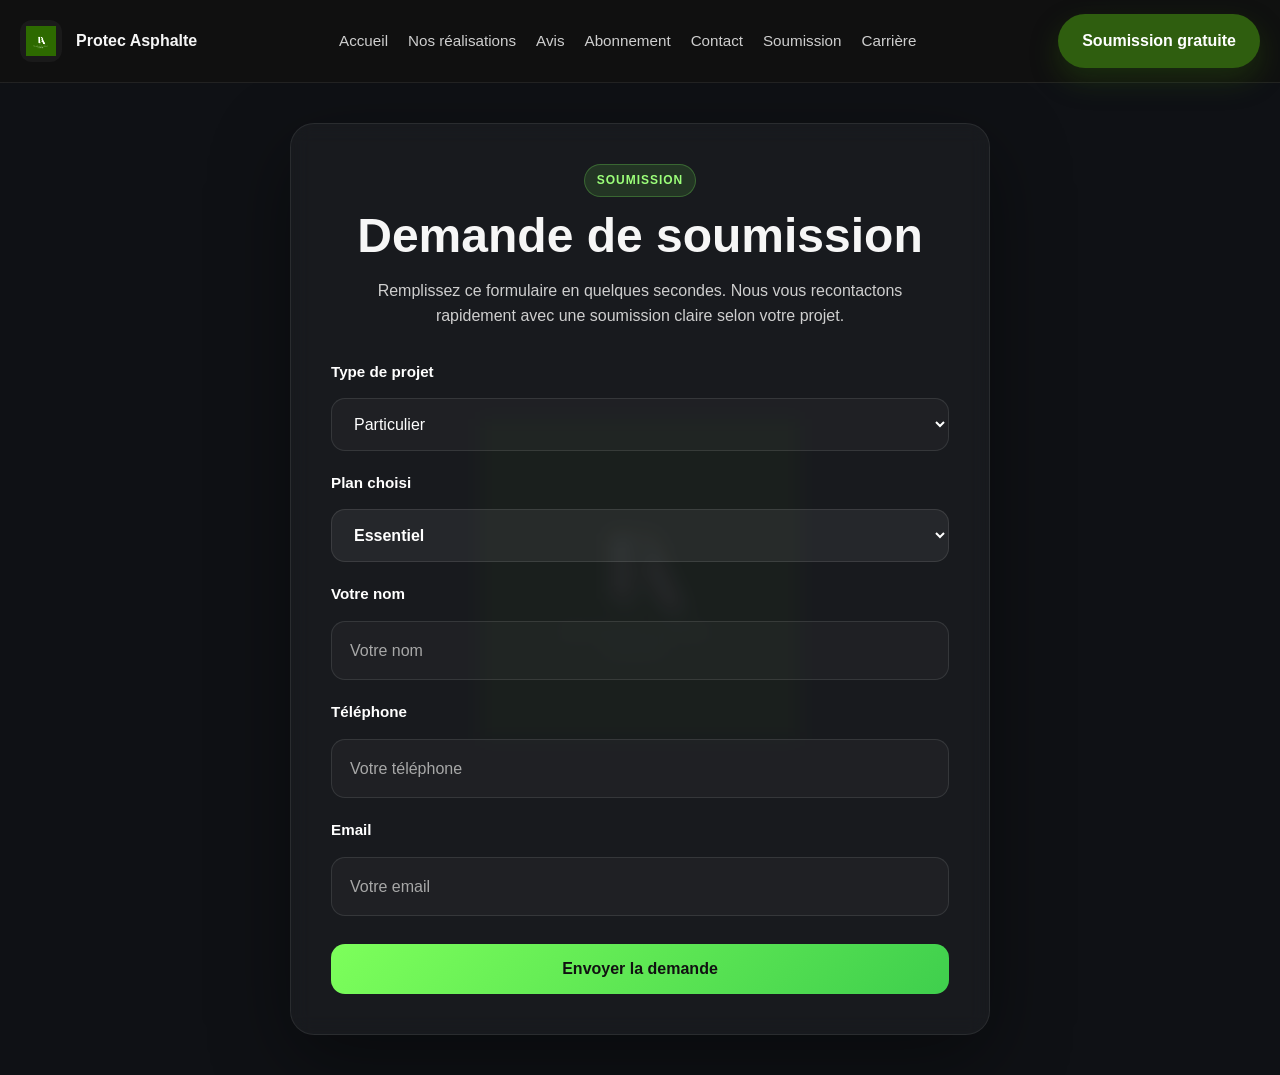
<file: soumission.html>
<!DOCTYPE html>
<html lang="fr">
<head>
  <meta charset="UTF-8">
  <meta name="viewport" content="width=device-width, initial-scale=1.0">
  <title>Soumission | Protec Asphalte</title>
  <link rel="stylesheet" href="style.css">
</head>
<body>

  <header class="navbar">
  <div class="container nav-wrap">
    <a href="index.html" class="brand">
      <div class="brand-logo">
        <img src="Logo.jpg.webp" alt="Logo Protec Asphalte" />
      </div>
      <div class="brand-text">
        <strong>Protec Asphalte</strong>
      </div>
    </a>

    <button class="menu-toggle" id="menuToggle" aria-label="Ouvrir le menu">
      <span></span>
      <span></span>
      <span></span>
    </button>

    <nav class="nav-links" id="mobileMenu">
      <a href="index.html#accueil">Accueil</a>
  <a href="index.html#realisations">Nos réalisations</a>
  <a href="index.html#avis">Avis</a>
  <a href="index.html#abonnements">Abonnement</a>
  <a href="index.html#contact">Contact</a>
  <a href="index.html#soumission">Soumission</a>
  <a href="index.html#carriere">Carrière</a>
</nav>

    <a href="soumission.html" class="btn btn-primary nav-desktop-btn">Soumission gratuite</a>
  </div>
</header>
  <main>
    <section class="quote-page">
      <div class="quote-card">
        <span class="tag">Soumission</span>
        <h1>Demande de soumission</h1>
        <p class="quote-intro">
          Remplissez ce formulaire en quelques secondes. Nous vous recontactons rapidement avec une soumission claire selon votre projet.
        </p>

        <form action="https://formspree.io/f/xgopybgk" method="POST" class="quote-form" id="soumission-form">
          <input type="hidden" name="_subject" value="Nouvelle demande de soumission - Protec Asphalte">
          <input type="text" name="_gotcha" style="display:none">

          <label for="categorie">Type de projet</label>
          <select id="categorie" name="categorie">
            <option value="Particulier">Particulier</option>
            <option value="Commercial">Commercial</option>
          </select>

          <label for="plan">Plan choisi</label>
          <select id="plan" name="plan">
            <option value="Essentiel">Essentiel</option>
            <option value="Pro">Pro</option>
            <option value="Premium">Premium</option>
            <option value="Commercial">Commercial / Sur soumission</option>
          </select>

          <label for="nom">Votre nom</label>
          <input type="text" id="nom" name="nom" placeholder="Votre nom" required>

          <label for="telephone">Téléphone</label>
          <input type="tel" id="telephone" name="telephone" placeholder="Votre téléphone" required>

          <label for="email">Email</label>
          <input type="email" id="email" name="email" placeholder="Votre email" required>

          <button type="submit">Envoyer la demande</button>
        </form>
      </div>
    </section>

    <script>
      const params = new URLSearchParams(window.location.search);
      const planParam = params.get("plan");

      const categorieSelect = document.getElementById("categorie");
      const planSelect = document.getElementById("plan");

      if (planParam) {
        const planLower = planParam.toLowerCase();

        if (planLower === "commercial") {
          categorieSelect.value = "Commercial";
          planSelect.value = "Commercial";
        } else {
          categorieSelect.value = "Particulier";

          if (planLower === "essentiel") {
            planSelect.value = "Essentiel";
          } else if (planLower === "pro") {
            planSelect.value = "Pro";
          } else if (planLower === "premium") {
            planSelect.value = "Premium";
          }
        }
      }

      categorieSelect.addEventListener("change", function () {
        if (this.value === "Commercial") {
          planSelect.value = "Commercial";
        } else if (planSelect.value === "Commercial") {
          planSelect.value = "Essentiel";
        }
      });
    </script>
    <script>
  const menuToggle = document.getElementById("menuToggle");
  const mobileMenu = document.getElementById("mobileMenu");

  if (menuToggle && mobileMenu) {
    menuToggle.addEventListener("click", function () {
      mobileMenu.classList.toggle("open");
    });
  }
</script>
  </main>
</body>
</html>
</file>
<file: style.css>
:root {
  --green: #2f5e0f;
  --green-dark: #214308;
  --bg: #111111;
  --bg-soft: #171717;
  --panel: #202020;
  --panel-2: #262626;
  --text: #f6f6f6;
  --muted: #cfcfcf;
  --line: rgba(255, 255, 255, 0.08);
  --radius: 22px;
  --shadow: 0 20px 60px rgba(0, 0, 0, 0.35);
  --max: 1240px;
}

* {
  box-sizing: border-box;
}

html {
  scroll-behavior: smooth;
}

body {
  margin: 0;
  font-family: Arial, Helvetica, sans-serif;
  background:
    radial-gradient(circle at top right, rgba(47, 94, 15, 0.18), transparent 22%),
    linear-gradient(180deg, #111111 0%, #171717 100%);
  color: var(--text);
  line-height: 1.6;
  overflow-x: hidden;
}

img {
  max-width: 100%;
  display: block;
}

a {
  color: inherit;
  text-decoration: none;
}

.container {
  width: min(calc(100% - 2rem), var(--max));
  margin: 0 auto;
}

.section {
  padding: 90px 0;
}

main,
.section {
  position: relative;
  z-index: 2;
}

/* =========================
   TAGS / BUTTONS
========================= */

.tag {
  display: inline-flex;
  align-items: center;
  gap: 10px;
  border: 1px solid var(--line);
  border-radius: 999px;
  padding: 8px 14px;
  background: rgba(255, 255, 255, 0.03);
  font-size: 0.88rem;
  color: var(--muted);
  text-transform: uppercase;
  letter-spacing: 0.05em;
}

.tag::before {
  content: "";
  width: 8px;
  height: 8px;
  border-radius: 50%;
  background: var(--green);
  box-shadow: 0 0 12px rgba(47, 94, 15, 0.9);
}

.btn {
  display: inline-flex;
  align-items: center;
  justify-content: center;
  gap: 10px;
  border-radius: 999px;
  padding: 14px 24px;
  font-weight: 700;
  transition: 0.25s ease;
  cursor: pointer;
  white-space: nowrap;
  border: none;
}

.btn-primary {
  background: var(--green);
  color: white;
  box-shadow: 0 12px 28px rgba(47, 94, 15, 0.35);
}

.btn-primary:hover {
  transform: translateY(-2px);
  background: #3b7612;
}

.btn-secondary {
  border: 1px solid var(--line);
  background: rgba(255, 255, 255, 0.03);
  color: white;
}

.btn-secondary:hover {
  transform: translateY(-2px);
  background: rgba(255, 255, 255, 0.06);
}

/* =========================
   NAVBAR
========================= */

.navbar {
  position: sticky;
  top: 0;
  z-index: 1000;
  background: rgba(17, 17, 17, 0.88);
  backdrop-filter: blur(12px);
  border-bottom: 1px solid var(--line);
}

.nav-wrap {
  display: flex;
  align-items: center;
  justify-content: space-between;
  gap: 18px;
  min-height: 82px;
  position: relative;
}

.brand {
  display: flex;
  align-items: center;
  gap: 14px;
  min-width: 0;
  flex-shrink: 0;
}

.brand-logo {
  width: 42px;
  height: 42px;
  border-radius: 12px;
  overflow: hidden;
  flex-shrink: 0;
  background: #1a1a1a;
  padding: 6px;
}

.brand-logo img {
  width: 100%;
  height: 100%;
  display: block;
  object-fit: contain;
  filter: brightness(1.3) contrast(1.2);
}

.brand-text strong {
  display: block;
  line-height: 1.1;
}

.brand-text span {
  display: block;
  color: var(--muted);
  font-size: 0.88rem;
  line-height: 1.2;
}

.nav-links {
  display: flex;
  align-items: center;
  gap: 20px;
  color: var(--muted);
  font-size: 0.95rem;
  white-space: nowrap;
}

.nav-links a {
  transition: 0.2s ease;
}

.nav-links a:hover {
  color: white;
}

.nav-desktop-btn {
  display: inline-flex;
}

.menu-toggle {
  display: none;
  width: 52px;
  height: 52px;
  border: 1px solid var(--line);
  background: rgba(255, 255, 255, 0.03);
  border-radius: 14px;
  align-items: center;
  justify-content: center;
  flex-direction: column;
  gap: 6px;
  cursor: pointer;
  padding: 0;
  flex-shrink: 0;
}

.menu-toggle span {
  width: 24px;
  height: 2px;
  background: #fff;
  border-radius: 999px;
  display: block;
}

/* =========================
   HERO ACCUEIL
========================= */

.hero {
  position: relative;
  min-height: calc(100vh - 82px);
  display: flex;
  align-items: center;
  overflow: hidden;
}

.hero-bg {
  position: absolute;
  inset: 0;
  background: url("driveway-apres-1.jpg.webp") center/cover no-repeat;
  transform: scale(1.08);
  will-change: transform;
  z-index: 0;
}

.hero-overlay {
  position: absolute;
  inset: 0;
  background: linear-gradient(
    90deg,
    rgba(17, 17, 17, 0.85) 0%,
    rgba(17, 17, 17, 0.65) 40%,
    rgba(17, 17, 17, 0.4) 100%
  );
  z-index: 1;
  pointer-events: none;
}

.hero-content {
  position: relative;
  z-index: 2;
  width: 100%;
  padding: 90px 0;
}

.hero-grid {
  display: grid;
  grid-template-columns: 1.05fr 0.95fr;
  gap: 28px;
  align-items: end;
}

.hero-copy {
  max-width: 740px;
}

.hero h1 {
  font-size: clamp(2.7rem, 6vw, 5.7rem);
  line-height: 0.96;
  margin: 18px 0 20px;
  letter-spacing: -0.04em;
  max-width: 11ch;
}

.hero p {
  color: var(--muted);
  font-size: 1.08rem;
  max-width: 62ch;
  margin: 0 0 28px;
}

.hero-actions {
  display: flex;
  flex-wrap: wrap;
  gap: 14px;
  margin-bottom: 28px;
}

.hero-stats {
  display: grid;
  grid-template-columns: repeat(3, 1fr);
  gap: 14px;
  margin-top: 10px;
}

/* =========================
   BLOCS / CARTES
========================= */

.stat,
.card,
.review,
.plan,
.contact-card,
.career-card,
.gallery-card,
.quote-box {
  background: rgba(29, 29, 29, 0.82);
  border: 1px solid var(--line);
  border-radius: var(--radius);
  box-shadow: var(--shadow);
}

.stat {
  padding: 18px;
}

.stat strong {
  display: block;
  font-size: 1.1rem;
  margin-bottom: 6px;
  color: white;
}

.stat span {
  color: var(--muted);
  font-size: 0.92rem;
}

.quote-box {
  padding: 26px;
  backdrop-filter: blur(10px);
}

.quote-box h3 {
  margin: 0 0 8px;
  font-size: 1.2rem;
}

.quote-box p {
  margin: 0;
  color: var(--muted);
}

.section-head {
  display: flex;
  justify-content: space-between;
  align-items: end;
  gap: 24px;
  margin-bottom: 34px;
}

.section-head h2 {
  font-size: clamp(2rem, 4vw, 3.3rem);
  line-height: 1;
  letter-spacing: -0.04em;
  margin: 16px 0 0;
}

.section-head p {
  color: var(--muted);
  max-width: 58ch;
  margin: 0;
}

.cards-3,
.reviews-grid,
.gallery-grid,
.footer-grid {
  display: grid;
  gap: 22px;
}

.cards-3,
.reviews-grid,
.gallery-grid {
  grid-template-columns: repeat(3, 1fr);
}

.card,
.review,
.contact-card,
.career-card {
  padding: 26px;
}

.card h3,
.review h3,
.contact-card h3,
.career-card h3 {
  margin: 0 0 10px;
  font-size: 1.2rem;
}

.card p,
.review p,
.contact-card p,
.career-card p {
  color: var(--muted);
  margin: 0;
}

/* =========================
   GALLERY
========================= */

.gallery-card {
  overflow: hidden;
}

.gallery-card img {
  width: 100%;
  height: 320px;
  object-fit: cover;
}

.gallery-body {
  padding: 20px;
}

.gallery-body h3 {
  margin: 0 0 8px;
  font-size: 1.15rem;
}

.gallery-body p {
  margin: 0;
  color: var(--muted);
}

/* =========================
   REVIEWS
========================= */

.review .stars {
  color: #67a62f;
  letter-spacing: 0.18em;
  margin-bottom: 10px;
}

.stars span {
  color: #4ade80;
  font-size: 16px;
  margin-right: 2px;
}

.review footer {
  margin-top: 16px;
  font-weight: 700;
  color: white;
}

/* =========================
   PLANS / ABONNEMENTS
========================= */

.subscription-plans {
  padding-top: 30px;
}

.subscription-head {
  margin-bottom: 36px;
}

.subscription-note,
.subscription-cta {
  margin-top: 28px;
  padding: 24px;
  border-radius: 22px;
  background: rgba(255, 255, 255, 0.04);
  border: 1px solid var(--line);
}

.subscription-note h3,
.subscription-cta h3 {
  margin-top: 0;
  margin-bottom: 10px;
}

.subscription-note p,
.subscription-cta p {
  margin: 0;
  color: var(--muted);
}

.subscription-cta .btn {
  margin-top: 16px;
  display: inline-block;
}

.plans-grid {
  display: grid;
  grid-template-columns: repeat(3, 280px);
  justify-content: center;
  gap: 24px;
  width: 100%;
  max-width: 1240px;
  margin: 40px auto 0;
}

.plan {
  position: relative;
  width: 280px;
  min-height: 100%;
  padding: 30px;
  border-radius: 24px;
  overflow: hidden;
  cursor: pointer;
  transition: transform 0.25s ease, box-shadow 0.25s ease, border-color 0.25s ease;
  backdrop-filter: blur(10px);
  -webkit-backdrop-filter: blur(10px);
}

.plan:hover {
  transform: translateY(-6px);
  box-shadow: 0 20px 40px rgba(0, 0, 0, 0.3);
}

.plan h3 {
  margin: 0 0 8px;
  font-size: 1.3rem;
}

.price {
  font-size: 2.2rem;
  font-weight: 800;
  line-height: 1;
  margin: 10px 0 18px;
  color: white;
}

.plan p {
  color: var(--muted);
  margin: 0 0 18px;
  line-height: 1.65;
}

.plan ul {
  list-style: none;
  padding: 0;
  margin: 18px 0 0;
  display: grid;
  gap: 12px;
}

.plan li {
  color: var(--muted);
  line-height: 1.5;
}

.plan li::before {
  content: "✓";
  color: var(--green);
  font-weight: 900;
  margin-right: 10px;
}

.plan a {
  pointer-events: auto;
}

.plan.bronze {
  background: linear-gradient(180deg, rgba(169, 113, 66, 0.12), rgba(32, 32, 32, 0.95));
  border: 1px solid rgba(169, 113, 66, 0.45);
}

.plan.silver {
  background: linear-gradient(180deg, rgba(220, 220, 220, 0.12), rgba(32, 32, 32, 0.95));
  border: 1px solid rgba(255, 255, 255, 0.25);
}

.plan.gold {
  background: linear-gradient(180deg, rgba(212, 175, 55, 0.14), rgba(32, 32, 32, 0.95));
  border: 1px solid rgba(255, 215, 120, 0.4);
}

.plan.featured {
  transform: translateY(-10px);
  box-shadow: 0 24px 60px rgba(0, 0, 0, 0.28);
  border: 1px solid rgba(255, 255, 255, 0.22);
}

.plan-badge {
  position: absolute;
  top: 18px;
  right: 18px;
  padding: 8px 14px;
  border-radius: 999px;
  background: rgba(255, 255, 255, 0.08);
  border: 1px solid rgba(255, 255, 255, 0.14);
  color: #fff;
  font-size: 0.72rem;
  font-weight: 800;
  letter-spacing: 0.04em;
  text-transform: uppercase;
}

/* =========================
   CONTACT / CARRIÈRE
========================= */

.contact-wrap,
.career-wrap {
  display: grid;
  grid-template-columns: 0.92fr 1.08fr;
  gap: 24px;
  align-items: start;
}

.contact-list,
.career-list {
  display: grid;
  gap: 16px;
  margin-top: 20px;
}

.contact-item,
.career-item {
  padding-top: 14px;
  border-top: 1px solid var(--line);
}

.career-hero {
  min-height: 420px;
  border-radius: var(--radius);
  overflow: hidden;
  position: relative;
  border: 1px solid var(--line);
  box-shadow: var(--shadow);
  background:
    linear-gradient(180deg, rgba(17, 17, 17, 0.2), rgba(17, 17, 17, 0.72)),
    url("carriere-porte-a-porte.jpg.webp") center/cover no-repeat;
}

.career-hero .inner {
  position: absolute;
  left: 24px;
  right: 24px;
  bottom: 24px;
  padding: 24px;
  border-radius: 20px;
  background: rgba(20, 20, 20, 0.72);
  border: 1px solid var(--line);
  backdrop-filter: blur(8px);
}

.career-hero h3 {
  margin: 0 0 8px;
  font-size: 1.25rem;
}

.career-hero p {
  margin: 0;
  color: var(--muted);
}

.cta-band {
  padding: 34px;
  border-radius: var(--radius);
  border: 1px solid rgba(47, 94, 15, 0.35);
  background: linear-gradient(135deg, rgba(47, 94, 15, 0.26), rgba(32, 32, 32, 0.95));
  display: flex;
  align-items: center;
  justify-content: space-between;
  gap: 18px;
  flex-wrap: wrap;
  box-shadow: var(--shadow);
}

.cta-band h3 {
  margin: 0;
  font-size: clamp(1.5rem, 3vw, 2.3rem);
  letter-spacing: -0.03em;
}

/* =========================
   FORMULAIRES
========================= */

form {
  display: grid;
  gap: 14px;
  margin-top: 18px;
}

.grid-2 {
  display: grid;
  grid-template-columns: repeat(2, 1fr);
  gap: 14px;
}

input,
textarea,
select {
  width: 100%;
  padding: 15px 16px;
  border-radius: 16px;
  border: 1px solid var(--line);
  background: rgba(255, 255, 255, 0.04);
  color: white;
  font: inherit;
  outline: none;
}

input::placeholder,
textarea::placeholder {
  color: #a8a8a8;
}

textarea {
  min-height: 160px;
  resize: vertical;
}

input:focus,
textarea:focus,
select:focus {
  border-color: rgba(47, 94, 15, 0.95);
  box-shadow: 0 0 0 4px rgba(47, 94, 15, 0.15);
}

/* =========================
   PAGE SOUMISSION
========================= */

.quote-page {
  min-height: 100vh;
  display: flex;
  justify-content: center;
  align-items: center;
  padding: 40px 20px;
  position: relative;
  background: #0f1115;
  overflow: hidden;
}

.quote-page::before {
  content: "";
  position: absolute;
  inset: 0;
  background:
    radial-gradient(circle at center, rgba(47, 94, 15, 0.12), transparent 46%),
    url("Logo.jpg.webp") center center / 320px no-repeat;
  opacity: 0.08;
  z-index: 0;
}

.quote-card {
  position: relative;
  z-index: 1;
  width: 100%;
  max-width: 700px;
  padding: 40px;
  border-radius: 24px;
  background: rgba(255, 255, 255, 0.04);
  border: 1px solid rgba(255, 255, 255, 0.08);
  box-shadow: 0 25px 80px rgba(0, 0, 0, 0.4);
  backdrop-filter: blur(10px);
}

.quote-card .tag {
  display: block;
  width: fit-content;
  margin: 0 auto 14px;
  padding: 6px 12px;
  border-radius: 999px;
  background: rgba(125, 255, 91, 0.12);
  border: 1px solid rgba(125, 255, 91, 0.25);
  color: #9cff7a;
  font-size: 12px;
  font-weight: 700;
  letter-spacing: 0.08em;
  text-transform: uppercase;
}

.quote-card .tag::before {
  display: none;
}

.quote-card h1 {
  text-align: center;
  margin: 14px 0 12px;
  font-size: clamp(2rem, 4vw, 3rem);
  line-height: 1.05;
}

.quote-intro {
  text-align: center;
  color: var(--muted);
  margin-bottom: 25px;
  max-width: 60ch;
  margin-left: auto;
  margin-right: auto;
}

.quote-form {
  display: grid;
  gap: 14px;
}

.quote-form label {
  font-size: 0.95rem;
  font-weight: 600;
  margin-top: 6px;
  color: #fff;
}

.quote-form input,
.quote-form textarea,
.quote-form select {
  width: 100%;
  padding: 16px 18px;
  border-radius: 14px;
  border: 1px solid rgba(255, 255, 255, 0.1);
  background: rgba(255, 255, 255, 0.03);
  color: #fff;
  font-size: 1rem;
  outline: none;
}

.quote-form input:focus,
.quote-form textarea:focus,
.quote-form select:focus {
  border-color: rgba(133, 255, 92, 0.65);
  box-shadow: 0 0 0 3px rgba(133, 255, 92, 0.1);
}

.quote-form option {
  color: #111;
}

.quote-form button {
  margin-top: 14px;
  padding: 16px 22px;
  border: none;
  border-radius: 14px;
  background: linear-gradient(135deg, #7dff5b, #3fcf4d);
  color: #111;
  font-size: 1rem;
  font-weight: 700;
  cursor: pointer;
  transition: transform 0.2s ease, box-shadow 0.2s ease;
}

.quote-form button:hover {
  transform: translateY(-2px);
  box-shadow: 0 14px 30px rgba(88, 255, 108, 0.25);
}

#plan {
  font-weight: 700;
  background: rgba(255, 255, 255, 0.06);
}

/* =========================
   PAGE HEROES INTERNES
========================= */

.page-hero,
.subscription-hero {
  position: relative;
  min-height: 420px;
  height: 52vh;
  display: flex;
  align-items: flex-end;
  overflow: hidden;
}

.page-bg {
  position: absolute;
  inset: 0;
  background: url("driveway-apres-1.jpg.webp") center center / cover no-repeat;
  transform: scale(1.1);
  will-change: transform;
  z-index: 0;
}

.reviews-bg {
  background: url("driveway-apres-2.jpg.webp") center center / cover no-repeat;
}

.logo-bg {
  position: absolute;
  inset: 0;
  background:
    radial-gradient(circle at center, rgba(47, 94, 15, 0.14), transparent 45%),
    url("Logo.jpg.webp") center center / 320px no-repeat;
  opacity: 0.12;
  transform: scale(1.1);
  will-change: transform;
  z-index: 0;
}

.page-overlay {
  position: absolute;
  inset: 0;
  background: linear-gradient(
    180deg,
    rgba(17, 17, 17, 0.2) 0%,
    rgba(17, 17, 17, 0.45) 45%,
    rgba(17, 17, 17, 0.82) 100%
  );
  z-index: 1;
}

.page-content {
  position: relative;
  z-index: 2;
  width: 100%;
  padding: 0 0 55px;
}

.page-content h1 {
  margin: 0 0 10px;
  font-size: clamp(2.4rem, 5vw, 4.2rem);
  line-height: 0.98;
  letter-spacing: -0.04em;
  color: #fff;
}

.page-content p {
  margin: 0;
  max-width: 620px;
  color: #d7d7d7;
  font-size: 1rem;
}

/* =========================
   FOOTER
========================= */

.footer {
  padding: 36px 0 60px;
  border-top: 1px solid var(--line);
  color: var(--muted);
}

.footer-grid {
  grid-template-columns: 1.1fr 0.9fr 0.9fr;
  align-items: start;
}

.footer h4 {
  color: white;
  margin: 0 0 12px;
}

.footer ul {
  list-style: none;
  padding: 0;
  margin: 0;
  display: grid;
  gap: 10px;
}

/* =========================
   ANIMATIONS
========================= */

.reveal {
  opacity: 0;
  transform: translateY(28px);
  transition: opacity 0.75s ease, transform 0.75s ease;
}

.reveal.visible {
  opacity: 1;
  transform: translateY(0);
}

/* =========================
   RESPONSIVE
========================= */

@media (max-width: 1100px) {
  .hero-grid,
  .cards-3,
  .reviews-grid,
  .gallery-grid,
  .contact-wrap,
  .career-wrap,
  .footer-grid {
    grid-template-columns: 1fr 1fr;
  }

  .hero-stats {
    grid-template-columns: 1fr;
  }

  .plan.featured {
    transform: none;
  }
}

@media (max-width: 950px) {
  .plans-grid {
    grid-template-columns: repeat(2, 280px);
  }
}

@media (max-width: 900px) {
  .menu-toggle {
    display: inline-flex;
  }

  .nav-desktop-btn {
    display: none;
  }

  .brand-text span {
    display: none;
  }

  .nav-links {
    position: fixed;
    top: 82px;
    left: 0;
    width: 100%;
    height: calc(100vh - 82px);
    background: rgba(17, 17, 17, 0.98);
    backdrop-filter: blur(10px);
    flex-direction: column;
    align-items: center;
    justify-content: center;
    gap: 24px;
    transform: translateY(-120%);
    transition: transform 0.3s ease;
    z-index: 9999;
  }

  .nav-links.open {
    transform: translateY(0);
  }

  .nav-links a {
    font-size: 1.3rem;
    color: white;
  }
}

@media (max-width: 820px) {
  .hero-grid,
  .cards-3,
  .reviews-grid,
  .gallery-grid,
  .contact-wrap,
  .career-wrap,
  .footer-grid,
  .grid-2,
  .section-head {
    grid-template-columns: 1fr;
  }

  .section {
    padding: 72px 0;
  }

  .hero-content {
    padding: 70px 0;
  }

  .quote-card {
    padding: 28px;
  }

  .hero-grid {
    display: block;
  }

  .hero-copy {
    width: 100%;
    max-width: 100%;
  }

  .hero-actions {
    display: flex;
    flex-direction: column;
    gap: 12px;
    width: 100%;
    margin-top: 20px;
  }

  .hero-actions .btn {
    width: 100%;
    justify-content: center;
  }
}

@media (max-width: 768px) {
  .section,
  .page-hero,
  .hero,
  .subscription-plans,
  .subscription-banner {
    overflow-x: hidden;
  }

  .subscription-head {
    display: block;
  }

  .subscription-head > div,
  .subscription-head > p {
    width: 100%;
    max-width: 100%;
  }

  .subscription-head h2 {
    font-size: 2.2rem;
    line-height: 1.05;
    margin-bottom: 14px;
  }

  .subscription-head p {
    font-size: 1rem;
    line-height: 1.6;
    margin: 0;
  }

  .plans-grid {
    grid-template-columns: 1fr;
    gap: 18px;
  }

  .plans-grid .plan {
    width: 100%;
    max-width: 100%;
    min-width: 0;
  }

  .price {
    font-size: 2.2rem;
    line-height: 1.1;
  }
}

@media (max-width: 650px) {
  .plans-grid {
    grid-template-columns: 1fr;
  }

  .brand-text strong {
    font-size: 0.98rem;
  }

  .menu-toggle {
    width: 48px;
    height: 48px;
  }
}

@media (max-width: 600px) {
  .page-content {
    padding-bottom: 38px;
  }

  .page-content h1 {
    font-size: clamp(2rem, 8vw, 3rem);
  }

  .quote-page {
    padding: 24px 14px;
  }

  .quote-card {
    padding: 22px;
  }

  .hero-copy h1,
  .section-head h2 {
    font-size: 2.3rem;
    line-height: 1.05;
  }

  .hero-copy p,
  .section-head p {
    font-size: 1rem;
    line-height: 1.6;
  }

  .tag {
    font-size: 0.9rem;
    padding: 10px 16px;
  }
}
.hero {
  padding-top: 0;
}

.hero-content {
  margin-top: 0;
  padding-top: 0;
}

.hero-copy h1 {
  margin-top: 20;
}
.plan-btn {
  position: relative;
  z-index: 9999;
  pointer-events: auto;
}

.plan {
  position: relative;
  z-index: 1;
}
</file>
